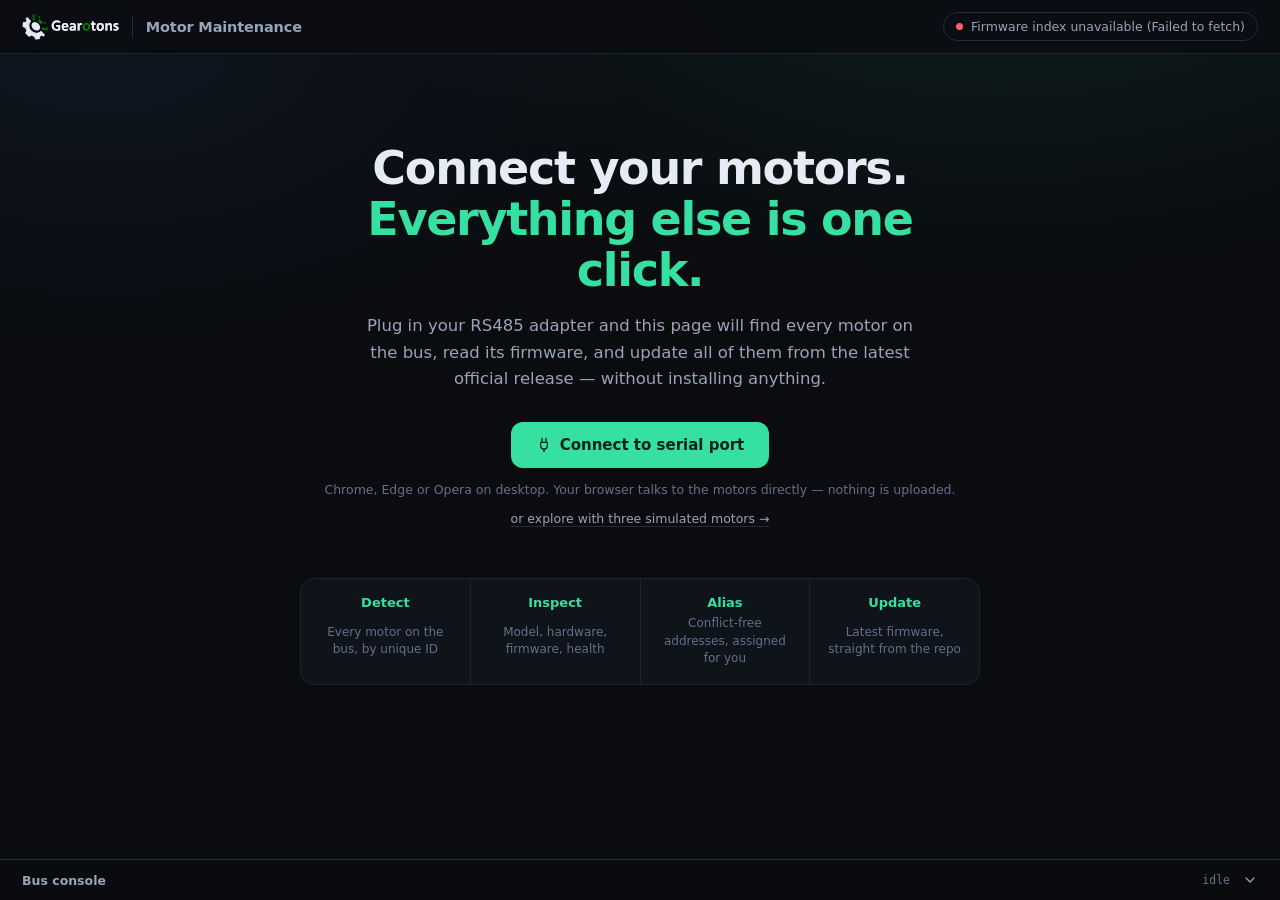
<file: index.html>
<!doctype html>
<html lang="en" data-theme="dark">
<head>
<meta charset="utf-8">
<meta name="viewport" content="width=device-width, initial-scale=1">
<title>Gearotons · Motor Maintenance</title>
<meta name="description" content="Detect, inspect, alias, test and update Gearotons servomotors directly from Chrome.">
<link rel="stylesheet" href="styles.css">
</head>
<body>

<header class="topbar">
  <div class="brand">
    <img class="logo" src="assets/gearotons_logo_dark.svg" alt="Gearotons" width="294" height="79">
    <span class="brand-rule" aria-hidden="true"></span>
    <div class="brand-name">Motor Maintenance</div>
  </div>

  <div class="topbar-right">
    <div class="pill pill-quiet" id="fwIndexPill" title="Firmware releases pulled from the GitHub repository">
      <span class="dot dot-idle"></span><span id="fwIndexText">Loading firmware index…</span>
    </div>
    <div class="pill" id="portPill" hidden>
      <span class="dot dot-live"></span><span id="portText">Connected</span>
    </div>
    <button class="btn btn-ghost" id="disconnectBtn" hidden>Disconnect</button>
  </div>
</header>

<!-- ─────────────────────────────── welcome ─────────────────────────────── -->
<main id="welcome" class="welcome">
  <div class="welcome-inner">
    <h1>Connect your motors.<br><span class="accent">Everything else is one click.</span></h1>
    <p class="lede">
      Plug in your RS485 adapter and this page will find every motor on the bus, read its
      firmware, and update all of them from the latest official release — without installing anything.
    </p>
    <button class="btn btn-primary btn-lg" id="connectBtn">
      <svg viewBox="0 0 24 24" class="ico"><path d="M9 2v6M15 2v6M7 8h10v5a5 5 0 0 1-10 0z"/><path d="M12 18v4"/></svg>
      Connect to serial port
    </button>
    <p class="hint" id="connectHint">Chrome, Edge or Opera on desktop. Your browser talks to the motors directly — nothing is uploaded.</p>
    <div id="connectError" class="banner banner-err welcome-error" hidden></div>
    <p class="hint"><button class="linkbtn" id="demoBtn">or explore with three simulated motors →</button></p>

    <ul class="feature-row">
      <li><b>Detect</b><span>Every motor on the bus, by unique ID</span></li>
      <li><b>Inspect</b><span>Model, hardware, firmware, health</span></li>
      <li><b>Alias</b><span>Conflict-free addresses, assigned for you</span></li>
      <li><b>Update</b><span>Latest firmware, straight from the repo</span></li>
    </ul>
  </div>
</main>

<!-- ──────────────────────────────── console ────────────────────────────── -->
<main id="workspace" class="workspace" hidden>

  <section class="actionbar">
    <div class="actionbar-left">
      <button class="btn btn-primary" id="scanBtn">
        <svg viewBox="0 0 24 24" class="ico"><path d="M3 12a9 9 0 1 0 3-6.7"/><path d="M3 4v5h5"/></svg>
        Scan bus
      </button>
      <button class="btn" id="fixAliasBtn">Reassign aliases</button>
      <button class="btn" id="rescanInfoBtn" title="Read fresh values from every motor">
        <svg viewBox="0 0 24 24" class="ico"><path d="M21 12a9 9 0 1 1-3-6.7"/><path d="M21 4v5h-5"/></svg>
        Refresh values
      </button>
    </div>
    <div class="actionbar-right">
      <div class="segmented" id="viewToggle" role="group" aria-label="View mode">
        <button data-view="cards" class="seg" aria-pressed="true" title="Card view">
          <svg viewBox="0 0 24 24" class="ico"><rect x="3" y="3" width="7.5" height="7.5" rx="1.5"/><rect x="13.5" y="3" width="7.5" height="7.5" rx="1.5"/><rect x="3" y="13.5" width="7.5" height="7.5" rx="1.5"/><rect x="13.5" y="13.5" width="7.5" height="7.5" rx="1.5"/></svg>
          Cards
        </button>
        <button data-view="table" class="seg" aria-pressed="false" title="Table view">
          <svg viewBox="0 0 24 24" class="ico"><path d="M3 6h18M3 12h18M3 18h18"/></svg>
          Table
        </button>
      </div>
    </div>
  </section>

  <section id="summary" class="summary" hidden></section>
  <section id="broadcast" class="bcast fx" hidden></section>

  <section id="progress" class="progress" hidden>
    <div class="progress-head"><span id="progressLabel"></span><span id="progressCount" class="mono"></span></div>
    <div class="progress-track"><div class="progress-bar" id="progressBar"></div></div>
  </section>

  <section id="banner" class="banner" hidden></section>

  <section id="grid" class="grid"></section>
  <section id="tableWrap" class="table-wrap" hidden></section>

  <section id="emptyState" class="empty" hidden>
    <div class="empty-art">⟳</div>
    <h2>No motors found on this adapter</h2>
    <p id="emptyHint">Check that the bus is powered and the adapter is wired A↔A / B↔B, then scan again.</p>
    <div class="empty-actions">
      <button class="btn btn-primary" id="scanBtn2">Scan again</button>
      <button class="btn" id="switchPortBtn" hidden>Try a different adapter</button>
    </div>
  </section>
</main>

<!-- ──────────────────────────────── console ────────────────────────────── -->
<aside class="console" id="console" data-open="false">
  <button class="console-toggle" id="consoleToggle">
    <span class="console-title">Bus console</span>
    <span class="console-meta mono" id="consoleMeta">idle</span>
    <svg viewBox="0 0 24 24" class="ico chev"><path d="M6 9l6 6 6-6"/></svg>
  </button>
  <div class="console-body">
    <div class="console-filters">
      <label class="check"><input type="checkbox" id="showRaw"><span>Show raw bytes</span></label>
      <button class="btn btn-ghost btn-sm" id="clearLog">Clear</button>
    </div>
    <div class="console-lines mono" id="consoleLines"></div>
  </div>
</aside>

<!-- ──────────────────────────────── dialogs ────────────────────────────── -->
<dialog id="aliasDialog" class="dlg">
  <form method="dialog">
    <h3>Set alias</h3>
    <p class="dlg-sub" id="aliasDialogSub"></p>
    <input type="number" id="aliasInput" min="1" max="251" class="input mono">
    <p class="hint">1–251. Use 255 to clear the alias (the motor stays reachable by unique ID).</p>
    <menu>
      <button class="btn btn-ghost" value="cancel">Cancel</button>
      <button class="btn btn-primary" value="ok" id="aliasOk">Set alias</button>
    </menu>
  </form>
</dialog>

<dialog id="confirmDialog" class="dlg">
  <form method="dialog">
    <h3 id="confirmTitle"></h3>
    <div class="dlg-sub" id="confirmBody"></div>
    <menu>
      <button class="btn btn-ghost" value="cancel">Cancel</button>
      <button class="btn btn-accent" value="ok" id="confirmOk">Continue</button>
    </menu>
  </form>
</dialog>

<dialog id="aliasSchemeDialog" class="dlg dlg-wide">
  <form method="dialog">
    <h3>Reassign aliases</h3>
    <p class="dlg-sub" id="schemeSub"></p>
    <div class="fw-list" id="schemeList"></div>
    <label class="fw-group" id="schemeStartWrap">
      <span>Start from</span>
      <input type="text" id="schemeStart" class="input mono" autocomplete="off">
    </label>
    <p class="hint" id="schemePreview"></p>
    <menu>
      <button class="btn btn-ghost" value="cancel">Cancel</button>
      <button class="btn btn-primary" value="ok" id="schemeOk">Review plan</button>
    </menu>
  </form>
</dialog>

<dialog id="fwDialog" class="dlg dlg-wide">
  <form method="dialog">
    <h3 id="fwTitle">Choose firmware</h3>
    <p class="dlg-sub" id="fwSub"></p>
    <label class="fw-group" id="fwGroupWrap" hidden>
      <span>Motor type</span>
      <select id="fwGroup" class="input"></select>
    </label>
    <div class="fw-list" id="fwList"></div>
    <p class="hint" id="fwHint"></p>
    <menu>
      <button class="btn btn-ghost" value="cancel">Cancel</button>
      <button class="btn btn-primary" value="ok" id="fwOk">Flash</button>
    </menu>
  </form>
</dialog>

<script type="module" src="js/app.js"></script>
</body>
</html>
</file>
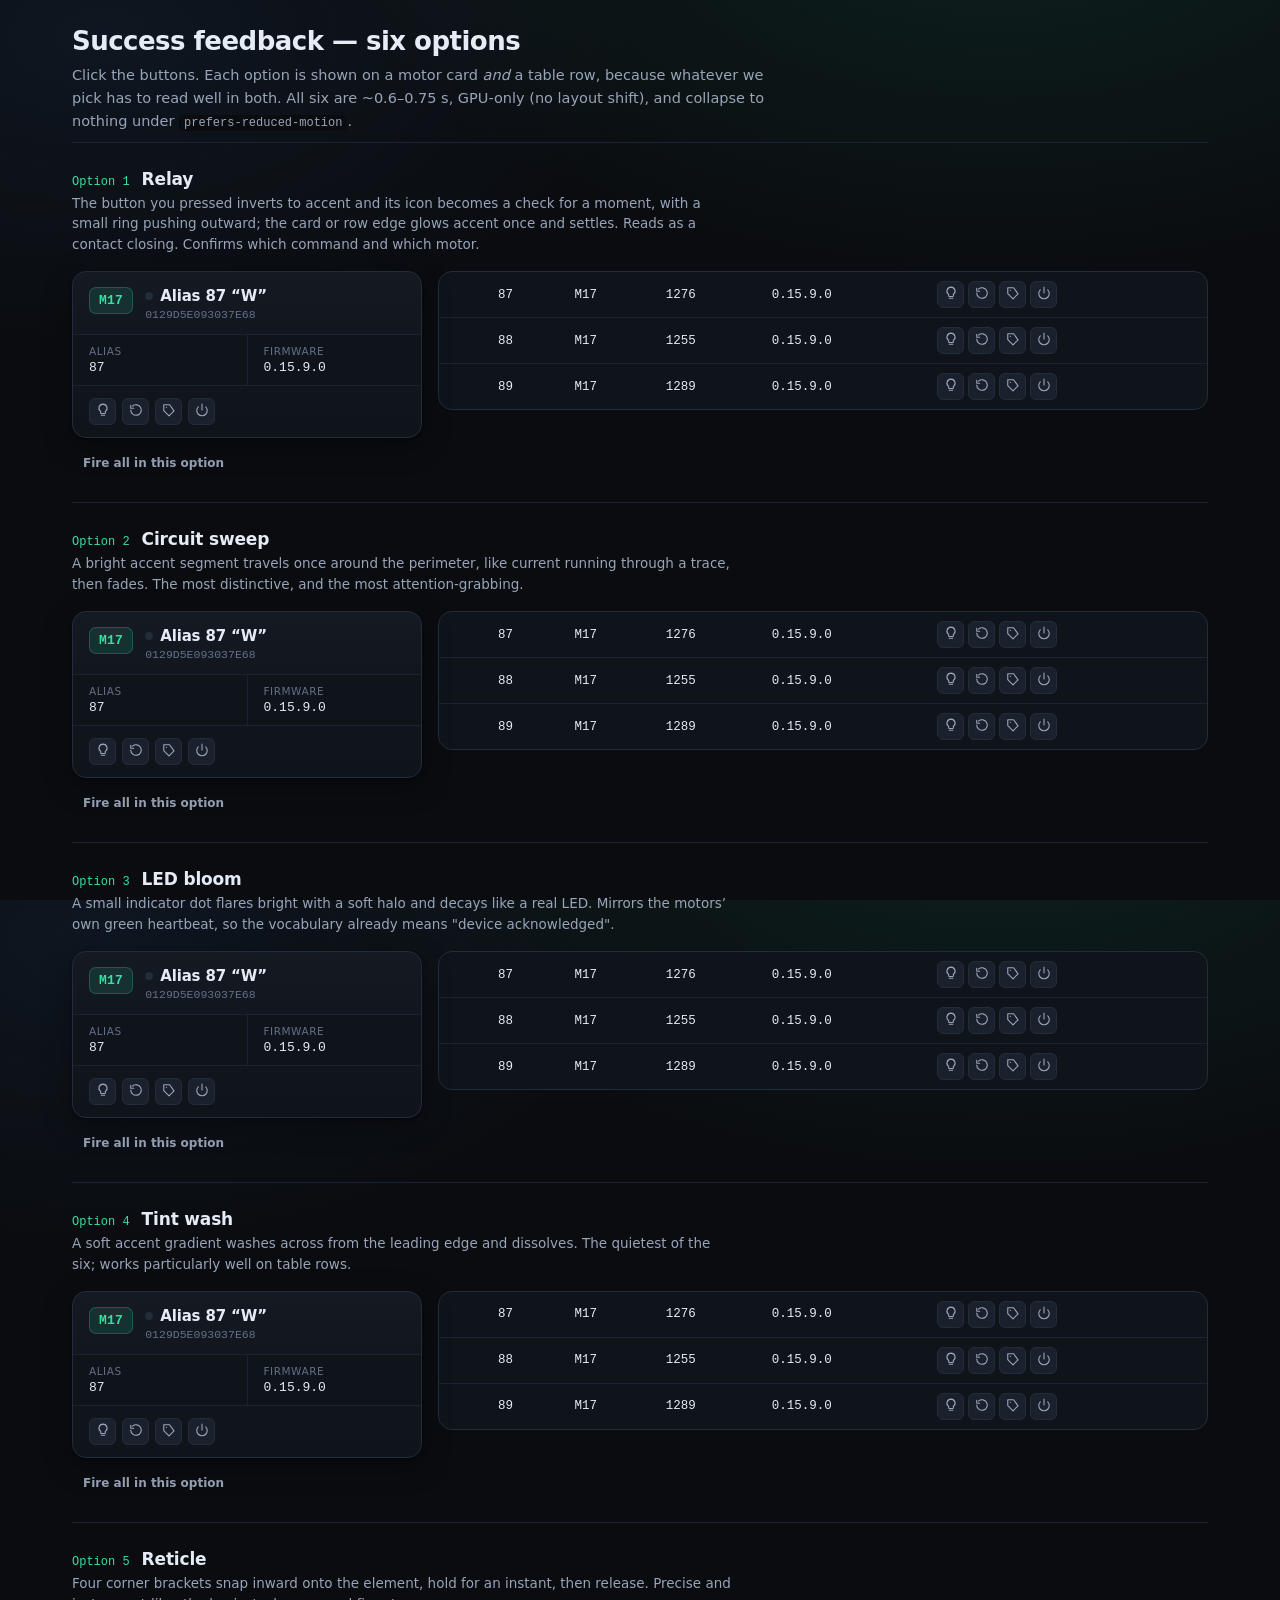
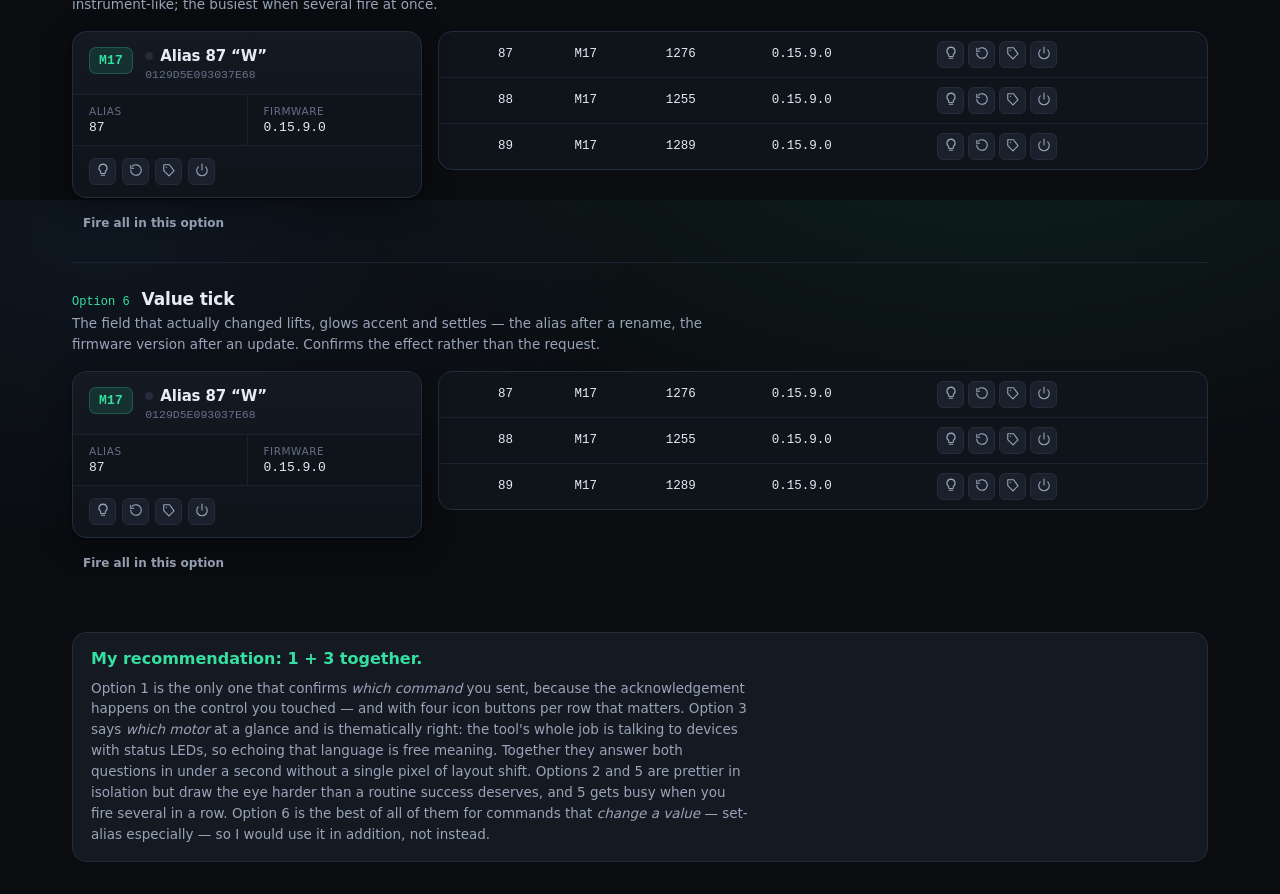
<file: docs/preview-feedback.html>
<!doctype html>
<html lang="en" data-theme="dark">
<head>
<meta charset="utf-8">
<meta name="viewport" content="width=device-width, initial-scale=1">
<title>Success feedback — options</title>
<link rel="stylesheet" href="styles.css">
<style>
  body { padding-bottom: 80px; }
  .wrap { max-width: 1180px; margin: 0 auto; padding: 26px 22px; }
  h1 { font-size: 26px; letter-spacing: -.02em; margin: 0 0 8px; font-weight: 640; }
  .sub { color: var(--text-2); font-size: 14.5px; margin: 0 0 8px; max-width: 720px; line-height: 1.6; }
  .opt { border-top: 1px solid var(--line-soft); padding: 26px 0; }
  .opt-head { display: flex; align-items: baseline; gap: 12px; flex-wrap: wrap; margin-bottom: 4px; }
  .opt-n { font-family: var(--mono); font-size: 12px; color: var(--accent); }
  .opt-t { font-size: 17px; font-weight: 620; letter-spacing: -.01em; }
  .opt-d { color: var(--text-2); font-size: 13.5px; line-height: 1.55; max-width: 660px; margin: 0 0 16px; }
  .demo { display: grid; grid-template-columns: 350px 1fr; gap: 16px; align-items: start; }
  @media (max-width: 860px) { .demo { grid-template-columns: 1fr; } }
  .mini { position: relative; }
  .rowdemo { border: 1px solid var(--line); border-radius: var(--radius); overflow: hidden; background: var(--bg-2); }
  .rowdemo table { width: 100%; border-collapse: collapse; font-size: 12.5px; }
  .rowdemo td { padding: 9px 12px; border-bottom: 1px solid var(--line-soft); font-family: var(--mono); }
  .rowdemo tr:last-child td { border-bottom: 0; }
  .rowdemo tr { position: relative; }
  .fire { margin-top: 12px; display: flex; gap: 8px; flex-wrap: wrap; }
  .verdict { background: var(--surface); border: 1px solid var(--line); border-radius: var(--radius); padding: 16px 18px; margin-top: 30px; }
  .verdict b { color: var(--accent); }
  code { font-family: var(--mono); font-size: 12px; background: var(--bg); padding: 1px 5px; border-radius: 4px; color: var(--text-2); }

  /* ───────── shared ───────── */
  @property --fx-angle { syntax: '<angle>'; inherits: false; initial-value: 0deg; }
  .fx-host { position: relative; }

  /* 1. RELAY — button confirms itself, then a soft edge glow says which motor */
  .icon-btn.fx-relay-on { background: var(--accent); color: #06231a; border-color: transparent; }
  .icon-btn .chk { display: none; }
  .icon-btn.fx-relay-on .chk { display: block; }
  .icon-btn.fx-relay-on .base { display: none; }
  .fx-relay-ring::after {
    content: ''; position: absolute; inset: 0; border-radius: inherit; pointer-events: none;
    box-shadow: 0 0 0 0 rgba(53,224,161,.55); animation: relayRing .55s ease-out forwards;
  }
  @keyframes relayRing { to { box-shadow: 0 0 0 9px rgba(53,224,161,0); } }
  .fx-edge {
    animation: edgeGlow .6s ease-out;
  }
  @keyframes edgeGlow {
    0% { border-color: var(--accent); box-shadow: var(--shadow), 0 0 0 1px rgba(53,224,161,.5); }
    100% { border-color: var(--line); box-shadow: var(--shadow), 0 0 0 1px rgba(53,224,161,0); }
  }

  /* 2. CIRCUIT SWEEP — accent travels once around the perimeter */
  .fx-sweep::after {
    content: ''; position: absolute; inset: -1px; border-radius: inherit; padding: 1.5px;
    background: conic-gradient(from var(--fx-angle), transparent 0 72%, rgba(53,224,161,.15) 80%, var(--accent) 92%, transparent 96%);
    -webkit-mask: linear-gradient(#000 0 0) content-box, linear-gradient(#000 0 0);
    -webkit-mask-composite: xor; mask: linear-gradient(#000 0 0) content-box, linear-gradient(#000 0 0);
    mask-composite: exclude; pointer-events: none;
    animation: sweepGo .75s linear forwards;
  }
  @keyframes sweepGo { from { --fx-angle: 0deg; opacity: 1 } 85% { opacity: 1 } to { --fx-angle: 360deg; opacity: 0 } }

  /* 3. LED BLOOM — mirrors the motor's own indicator */
  .led { width: 8px; height: 8px; border-radius: 50%; background: var(--line); flex: none; transition: none; }
  .led.fx-bloom { animation: bloom .75s cubic-bezier(.2,.8,.2,1); }
  @keyframes bloom {
    0%   { background: #baffe4; box-shadow: 0 0 0 0 rgba(53,224,161,.9), 0 0 14px 5px rgba(53,224,161,.75); }
    45%  { background: var(--accent); box-shadow: 0 0 0 4px rgba(53,224,161,.18), 0 0 10px 2px rgba(53,224,161,.35); }
    100% { background: var(--line); box-shadow: 0 0 0 0 rgba(53,224,161,0), 0 0 0 0 rgba(53,224,161,0); }
  }

  /* 4. TINT WASH — accent washes across and decays */
  .fx-wash::before {
    content: ''; position: absolute; inset: 0; border-radius: inherit; pointer-events: none;
    background: linear-gradient(90deg, rgba(53,224,161,.22), rgba(53,224,161,.06) 45%, transparent 75%);
    animation: wash .65s ease-out forwards;
  }
  @keyframes wash { from { opacity: 1; transform: translateX(-6%) } to { opacity: 0; transform: translateX(0) } }

  /* 5. RETICLE — corner brackets snap in, then release */
  .fx-reticle .cnr {
    position: absolute; width: 13px; height: 13px; border: 1.5px solid var(--accent); pointer-events: none;
    animation: reticle .6s cubic-bezier(.2,.8,.2,1) forwards;
  }
  .fx-reticle .c1 { top: -1px; left: -1px; border-right: 0; border-bottom: 0; border-radius: 4px 0 0 0; }
  .fx-reticle .c2 { top: -1px; right: -1px; border-left: 0; border-bottom: 0; border-radius: 0 4px 0 0; }
  .fx-reticle .c3 { bottom: -1px; left: -1px; border-right: 0; border-top: 0; border-radius: 0 0 0 4px; }
  .fx-reticle .c4 { bottom: -1px; right: -1px; border-left: 0; border-top: 0; border-radius: 0 0 4px 0; }
  @keyframes reticle { 0% { opacity: 0; margin: 7px } 40% { opacity: 1; margin: 0 } 100% { opacity: 0; margin: 0 } }

  /* 6. VALUE TICK — the field that changed confirms itself */
  .fx-tick { animation: tick .7s cubic-bezier(.2,.8,.2,1); display: inline-block; }
  @keyframes tick {
    0%  { color: var(--accent); transform: translateY(-2px) scale(1.06); text-shadow: 0 0 12px rgba(53,224,161,.6); }
    60% { color: var(--accent); text-shadow: 0 0 4px rgba(53,224,161,.25); }
    100%{ color: var(--text); transform: none; text-shadow: none; }
  }

  @media (prefers-reduced-motion: reduce) {
    .fx-sweep::after, .fx-wash::before, .fx-reticle .cnr, .led.fx-bloom, .fx-tick, .fx-edge, .fx-relay-ring::after { animation-duration: .01ms !important; }
  }
</style>
</head>
<body>
<div class="wrap">
  <h1>Success feedback — six options</h1>
  <p class="sub">Click the buttons. Each option is shown on a motor card <em>and</em> a table row, because whatever we pick has to read well in both. All six are ~0.6–0.75 s, GPU-only (no layout shift), and collapse to nothing under <code>prefers-reduced-motion</code>.</p>

  <div id="opts"></div>

  <div class="verdict">
    <p style="margin:0 0 10px"><b>My recommendation: 1 + 3 together.</b></p>
    <p class="opt-d" style="margin:0">Option 1 is the only one that confirms <em>which command</em> you sent, because the acknowledgement happens on the control you touched — and with four icon buttons per row that matters. Option 3 says <em>which motor</em> at a glance and is thematically right: the tool's whole job is talking to devices with status LEDs, so echoing that language is free meaning. Together they answer both questions in under a second without a single pixel of layout shift. Options 2 and 5 are prettier in isolation but draw the eye harder than a routine success deserves, and 5 gets busy when you fire several in a row. Option 6 is the best of all of them for commands that <em>change a value</em> — set-alias especially — so I would use it in addition, not instead.</p>
  </div>
</div>

<script type="module">
const OPTIONS = [
  { n: 1, t: 'Relay',        d: 'The button you pressed inverts to accent and its icon becomes a check for a moment, with a small ring pushing outward; the card or row edge glows accent once and settles. Reads as a contact closing. Confirms which command and which motor.' },
  { n: 2, t: 'Circuit sweep', d: 'A bright accent segment travels once around the perimeter, like current running through a trace, then fades. The most distinctive, and the most attention-grabbing.' },
  { n: 3, t: 'LED bloom',    d: 'A small indicator dot flares bright with a soft halo and decays like a real LED. Mirrors the motors’ own green heartbeat, so the vocabulary already means "device acknowledged".' },
  { n: 4, t: 'Tint wash',    d: 'A soft accent gradient washes across from the leading edge and dissolves. The quietest of the six; works particularly well on table rows.' },
  { n: 5, t: 'Reticle',      d: 'Four corner brackets snap inward onto the element, hold for an instant, then release. Precise and instrument-like; the busiest when several fire at once.' },
  { n: 6, t: 'Value tick',   d: 'The field that actually changed lifts, glows accent and settles — the alias after a rename, the firmware version after an update. Confirms the effect rather than the request.' },
];

const ICONS = {
  identify: 'M12 2a7 7 0 0 0-4 12.7V17a1 1 0 0 0 1 1h6a1 1 0 0 0 1-1v-2.3A7 7 0 0 0 12 2zM9 21h6',
  alive: 'M3 12a9 9 0 1 0 3-6.7M3 4v5h5',
  alias: 'M20.6 13.4 12 22l-9-9V3h10zM7.5 7.5h.01',
  reset: 'M12 2v10M18.4 6.6a9 9 0 1 1-12.8 0',
  check: 'M4 12.5 9 17.5 20 6.5',
};

const svg = (d) => `<svg viewBox="0 0 24 24" class="ico" fill="none" stroke="currentColor" stroke-width="1.9" stroke-linecap="round" stroke-linejoin="round"><path d="${d}"/></svg>`;
const btn = (name) => `<button class="icon-btn" data-cmd="${name}">
  <span class="base">${svg(ICONS[name])}</span><span class="chk">${svg(ICONS.check)}</span></button>`;

const card = (opt) => `
  <div class="card fx-host" data-el="card">
    <div class="card-head">
      <div class="model-badge">M17</div>
      <div class="card-titles">
        <div class="card-alias"><span class="led" data-led></span><span>Alias 87 “W”</span></div>
        <div class="card-uid">0129D5E093037E68</div>
      </div>
    </div>
    <div class="facts">
      <div class="fact"><div class="fact-k">Alias</div><div class="fact-v"><span data-field>87</span></div></div>
      <div class="fact"><div class="fact-k">Firmware</div><div class="fact-v">0.15.9.0</div></div>
    </div>
    <div class="card-actions" style="gap:6px">
      ${btn('identify')}${btn('alive')}${btn('alias')}${btn('reset')}
    </div>
  </div>`;

const rows = () => `
  <div class="rowdemo"><table><tbody>
    ${[['87','1276','0.15.9.0'],['88','1255','0.15.9.0'],['89','1289','0.15.9.0']].map(([a,s,f],i) => `
      <tr class="fx-host" data-el="row">
        <td><span class="led" data-led></span></td>
        <td><span data-field>${a}</span></td><td>M17</td><td>${s}</td><td>${f}</td>
        <td><div class="td-actions">${btn('identify')}${btn('alive')}${btn('alias')}${btn('reset')}</div></td>
      </tr>`).join('')}
  </tbody></table></div>`;

const host = document.getElementById('opts');
for (const o of OPTIONS) {
  const sec = document.createElement('div');
  sec.className = 'opt';
  sec.dataset.opt = o.n;
  sec.innerHTML = `
    <div class="opt-head"><span class="opt-n">Option ${o.n}</span><span class="opt-t">${o.t}</span></div>
    <p class="opt-d">${o.d}</p>
    <div class="demo"><div class="mini">${card(o)}</div>${rows()}</div>
    <div class="fire"><button class="btn btn-ghost btn-sm" data-fireall>Fire all in this option</button></div>`;
  host.appendChild(sec);
}

/** Apply option `n`'s effect to the element that owns `button`. */
function play(n, button) {
  const host = button.closest('[data-el]');
  const isRow = host.dataset.el === 'row';
  const led = host.querySelector('[data-led]');
  const field = host.querySelector('[data-field]');
  const restart = (el, cls) => { el.classList.remove(cls); void el.offsetWidth; el.classList.add(cls); };
  const clear = (el, cls, ms) => setTimeout(() => el.classList.remove(cls), ms);

  if (n === 1) {
    button.classList.add('fx-relay-on', 'fx-relay-ring');
    setTimeout(() => button.classList.remove('fx-relay-on', 'fx-relay-ring'), 620);
    restart(host, 'fx-edge'); clear(host, 'fx-edge', 700);
  } else if (n === 2) {
    restart(host, 'fx-sweep'); clear(host, 'fx-sweep', 820);
  } else if (n === 3) {
    restart(led, 'fx-bloom'); clear(led, 'fx-bloom', 820);
  } else if (n === 4) {
    restart(host, 'fx-wash'); clear(host, 'fx-wash', 720);
  } else if (n === 5) {
    host.querySelectorAll('.cnr').forEach((c) => c.remove());
    host.classList.add('fx-reticle');
    for (const c of ['c1', 'c2', 'c3', 'c4']) {
      const d = document.createElement('i');
      d.className = `cnr ${c}`;
      host.appendChild(d);
    }
    setTimeout(() => { host.classList.remove('fx-reticle'); host.querySelectorAll('.cnr').forEach((c) => c.remove()); }, 680);
  } else if (n === 6) {
    // Pretend the command changed the alias, so there is something to tick.
    const next = String(Number(field.textContent) + 1);
    field.textContent = next;
    if (isRow || true) {
      const alias = host.querySelector('.card-alias span:last-child');
      if (alias) alias.textContent = `Alias ${next} “${String.fromCharCode(Number(next))}”`;
    }
    restart(field, 'fx-tick'); clear(field, 'fx-tick', 800);
  }
}

host.addEventListener('click', (e) => {
  const b = e.target.closest('.icon-btn');
  const all = e.target.closest('[data-fireall]');
  const sec = e.target.closest('[data-opt]');
  if (!sec) return;
  const n = Number(sec.dataset.opt);
  if (b) play(n, b);
  if (all) {
    const btns = [...sec.querySelectorAll('.icon-btn')];
    btns.forEach((x, i) => setTimeout(() => play(n, x), i * 90));
  }
});
</script>
</body>
</html>
</file>
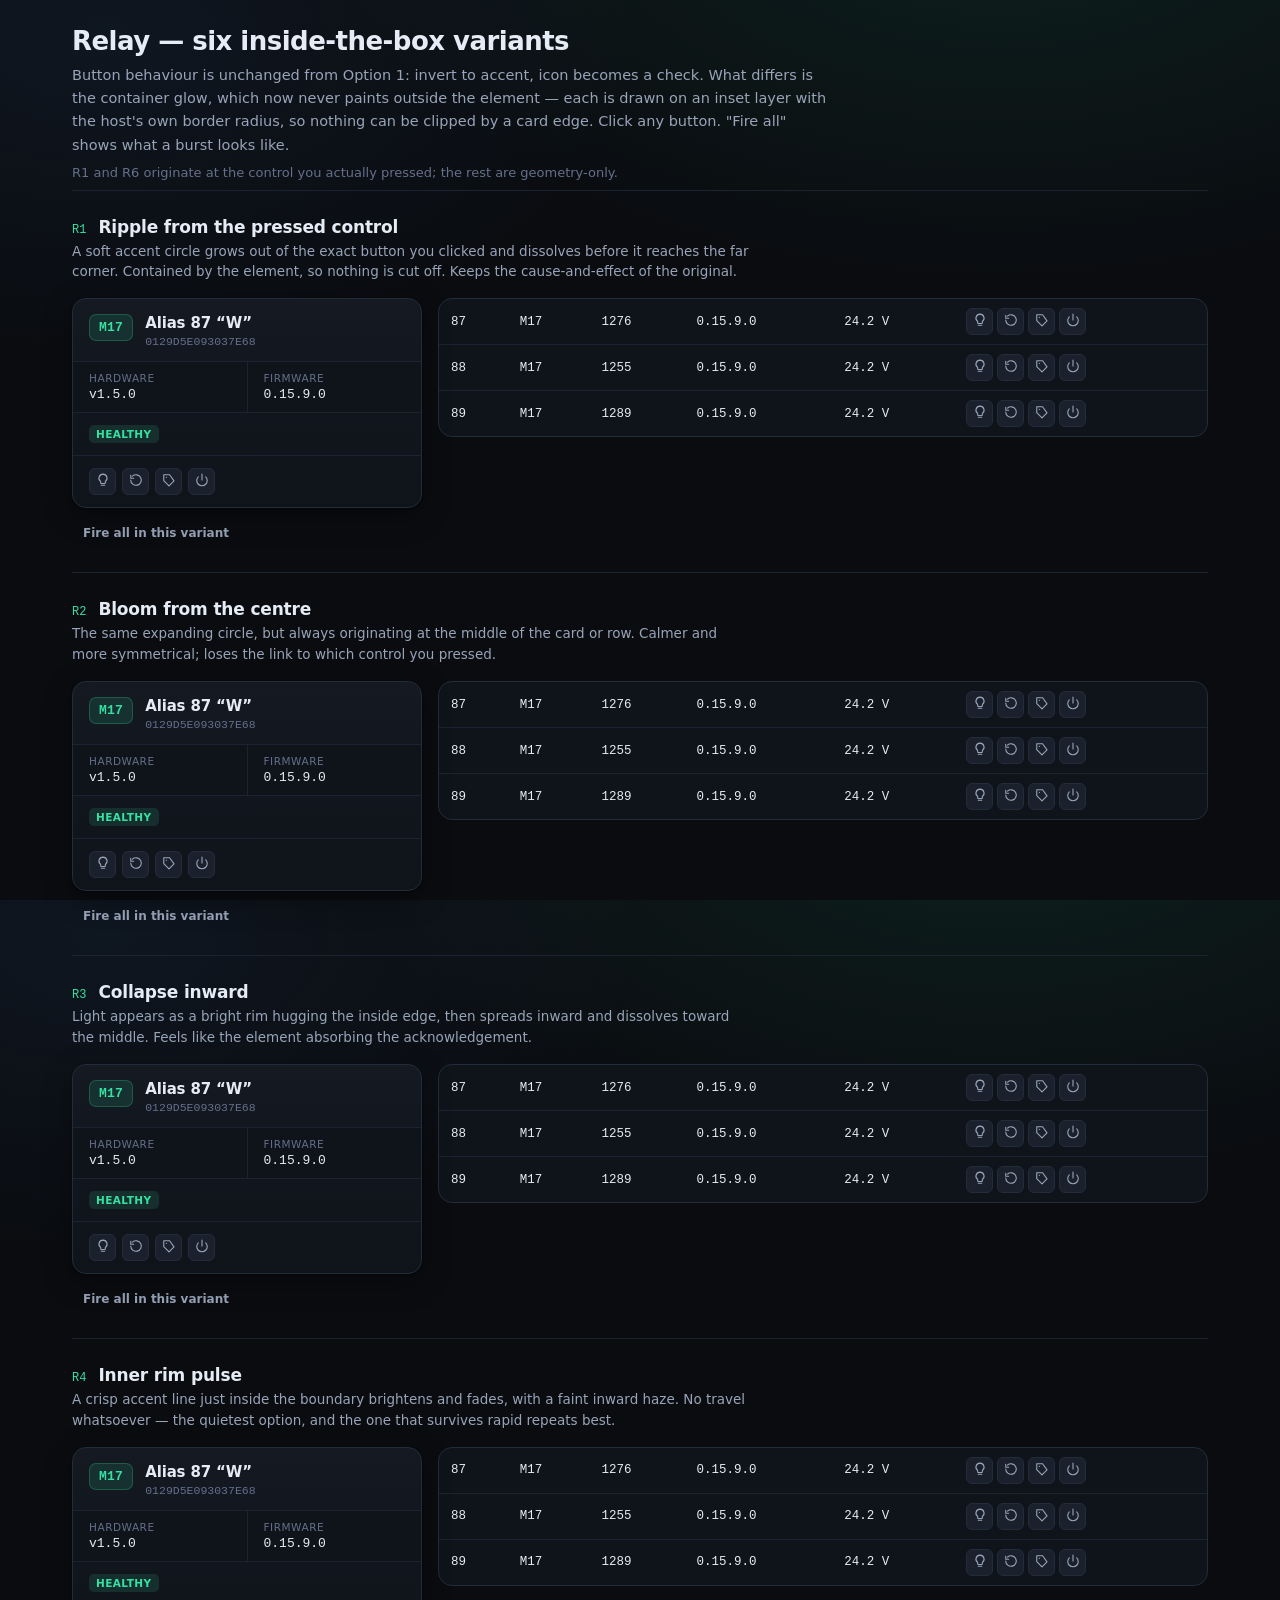
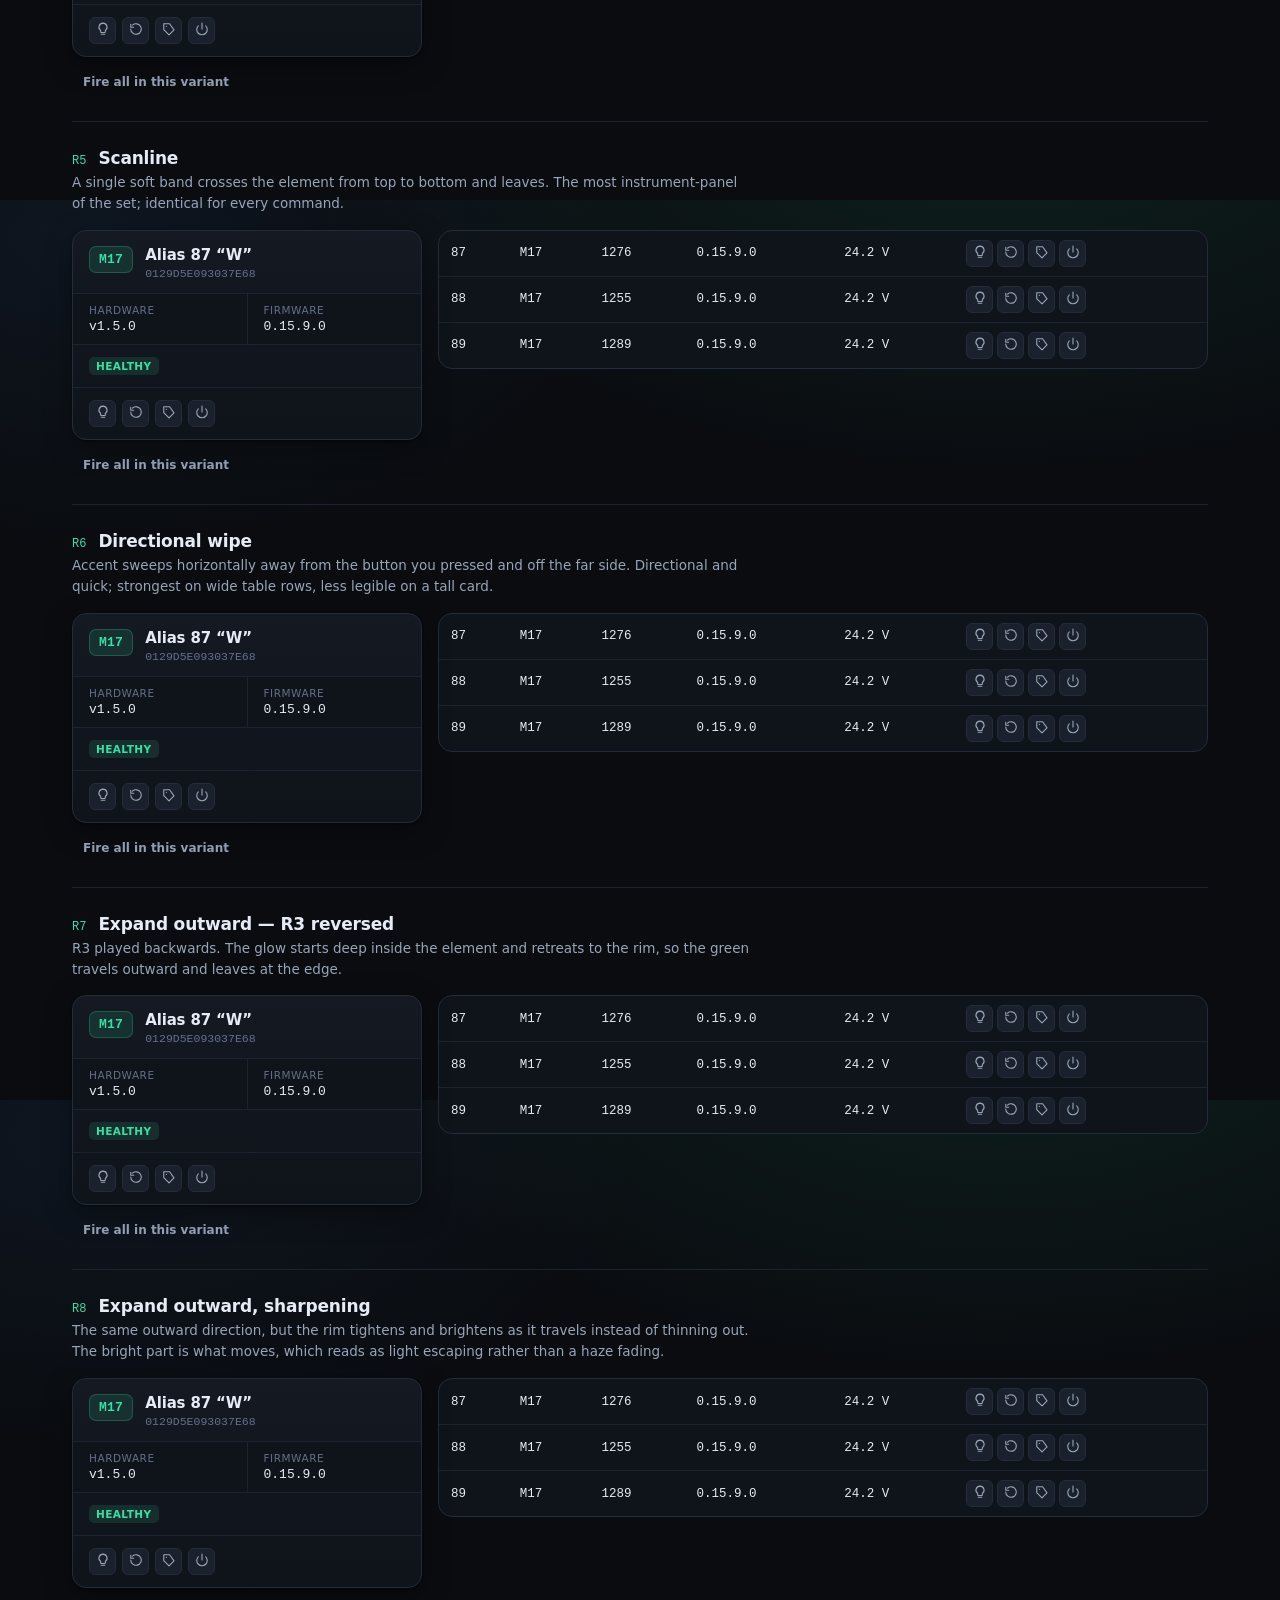
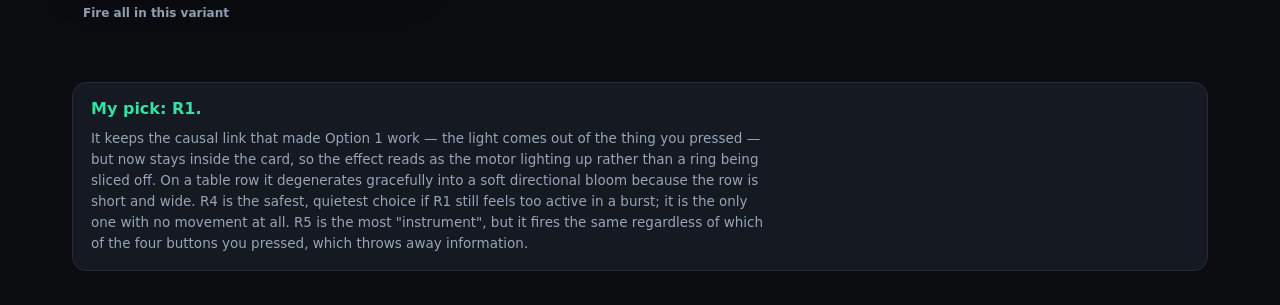
<file: docs/preview-relay.html>
<!doctype html>
<html lang="en" data-theme="dark">
<head>
<meta charset="utf-8">
<meta name="viewport" content="width=device-width, initial-scale=1">
<title>Relay — inside-the-box variants</title>
<link rel="stylesheet" href="styles.css">
<style>
  body { padding-bottom: 80px; }
  .wrap { max-width: 1180px; margin: 0 auto; padding: 26px 22px; }
  h1 { font-size: 26px; letter-spacing: -.02em; margin: 0 0 8px; font-weight: 640; }
  .sub { color: var(--text-2); font-size: 14.5px; margin: 0 0 6px; max-width: 760px; line-height: 1.6; }
  .opt { border-top: 1px solid var(--line-soft); padding: 26px 0; }
  .opt-head { display: flex; align-items: baseline; gap: 12px; flex-wrap: wrap; margin-bottom: 4px; }
  .opt-n { font-family: var(--mono); font-size: 12px; color: var(--accent); }
  .opt-t { font-size: 17px; font-weight: 620; letter-spacing: -.01em; }
  .opt-d { color: var(--text-2); font-size: 13.5px; line-height: 1.55; max-width: 680px; margin: 0 0 16px; }
  .demo { display: grid; grid-template-columns: 350px 1fr; gap: 16px; align-items: start; }
  @media (max-width: 860px) { .demo { grid-template-columns: 1fr; } }
  .rowdemo { border: 1px solid var(--line); border-radius: var(--radius); overflow: hidden; background: var(--bg-2); }
  .rowdemo table { width: 100%; border-collapse: separate; border-spacing: 0; font-size: 12.5px; }
  .rowdemo td { padding: 9px 12px; border-bottom: 1px solid var(--line-soft); font-family: var(--mono); position: relative; z-index: 1; }
  .rowdemo tr:last-child td { border-bottom: 0; }
  .rowdemo tr { position: relative; isolation: isolate; }
  .fire { margin-top: 12px; display: flex; gap: 8px; flex-wrap: wrap; }
  .verdict { background: var(--surface); border: 1px solid var(--line); border-radius: var(--radius); padding: 16px 18px; margin-top: 30px; }
  .verdict b { color: var(--accent); }
  code { font-family: var(--mono); font-size: 12px; background: var(--bg); padding: 1px 5px; border-radius: 4px; color: var(--text-2); }

  /* The button acknowledgement now lives in styles.css so the app and this
     page cannot drift apart. It stays accent-filled even while hovered. */

  /* Every effect below is drawn on an ::before that is inset:0 with the host's
     own border-radius, so it can never paint outside the element. */
  .fx { position: relative; isolation: isolate; }
  .fx::before {
    content: ''; position: absolute; inset: 0; border-radius: inherit;
    pointer-events: none; z-index: 0;
  }
  .card.fx::before { border-radius: var(--radius); }

  /* R1 — ripple outward from the pressed control, clipped to the element */
  .fx-r1::before {
    background: radial-gradient(circle at var(--fx-x) var(--fx-y),
      rgba(53,224,161,.42), rgba(53,224,161,.16) 38%, rgba(53,224,161,0) 68%);
    clip-path: circle(0% at var(--fx-x) var(--fx-y));
    animation: r1 .62s cubic-bezier(.25,.7,.3,1) forwards;
  }
  @keyframes r1 {
    from { clip-path: circle(0% at var(--fx-x) var(--fx-y)); opacity: 1; }
    to   { clip-path: circle(95% at var(--fx-x) var(--fx-y)); opacity: 0; }
  }

  /* R2 — bloom from the centre outward */
  .fx-r2::before {
    background: radial-gradient(circle at 50% 50%,
      rgba(53,224,161,.38), rgba(53,224,161,.14) 40%, rgba(53,224,161,0) 70%);
    clip-path: circle(0% at 50% 50%);
    animation: r2 .6s cubic-bezier(.25,.7,.3,1) forwards;
  }
  @keyframes r2 {
    from { clip-path: circle(0% at 50% 50%); opacity: 1; }
    to   { clip-path: circle(85% at 50% 50%); opacity: 0; }
  }

  /* R3 — collapse inward: a bright rim spreads in from the edge and dissolves.
     An inset box-shadow whose blur/spread grows inward reads more clearly here
     than any clip-path trick. */
  .fx-r3::before {
    box-shadow: inset 0 0 0 0 rgba(53,224,161,.55);
    animation: r3b .6s ease-out forwards;
  }
  @keyframes r3b {
    0%   { box-shadow: inset 0 0 1px 0 rgba(53,224,161,.7); opacity: 1; }
    100% { box-shadow: inset 0 0 26px 22px rgba(53,224,161,.0); opacity: 0; }
  }

  /* R4 — inner rim pulse, no travel at all */
  .fx-r4::before {
    box-shadow: inset 0 0 0 1.5px rgba(53,224,161,.9), inset 0 0 16px 0 rgba(53,224,161,.30);
    animation: r4 .62s ease-out forwards;
  }
  @keyframes r4 { from { opacity: 1 } to { opacity: 0 } }

  /* R5 — scanline: a thin band crosses the element once */
  .fx-r5::before {
    background: linear-gradient(180deg,
      rgba(53,224,161,0) 0%, rgba(53,224,161,.05) 34%, rgba(53,224,161,.45) 50%,
      rgba(53,224,161,.05) 66%, rgba(53,224,161,0) 100%);
    background-size: 100% 46%;
    background-repeat: no-repeat;
    animation: r5 .7s cubic-bezier(.4,0,.5,1) forwards;
  }
  @keyframes r5 {
    from { background-position: 0 -46%; opacity: 1 }
    80%  { opacity: 1 }
    to   { background-position: 0 120%; opacity: 0 }
  }

  /* R7 — R3 played backwards: the glow starts deep inside and retreats to the
     rim, so the green travels outward. */
  .fx-r7::before {
    animation: r7 .6s ease-out forwards;
  }
  @keyframes r7 {
    0%   { box-shadow: inset 0 0 26px 22px rgba(53,224,161,.50); opacity: 1; }
    100% { box-shadow: inset 0 0 1px 0 rgba(53,224,161,.70); opacity: 0; }
  }

  /* R8 — same outward direction, but the rim sharpens and brightens as it goes,
     so the bright part is what travels rather than a haze thinning out. */
  .fx-r8::before {
    animation: r8 .62s cubic-bezier(.3,.6,.3,1) forwards;
  }
  @keyframes r8 {
    0%   { box-shadow: inset 0 0 34px 26px rgba(53,224,161,.26); opacity: 1; }
    55%  { box-shadow: inset 0 0 14px 6px rgba(53,224,161,.50); opacity: 1; }
    100% { box-shadow: inset 0 0 3px 0 rgba(53,224,161,.95); opacity: 0; }
  }

  /* R6 — directional wipe travelling away from the pressed control */
  .fx-r6::before {
    background: linear-gradient(var(--fx-dir, 90deg),
      rgba(53,224,161,.40), rgba(53,224,161,.10) 40%, rgba(53,224,161,0) 72%);
    transform-origin: var(--fx-x) center;
    animation: r6 .6s cubic-bezier(.3,.7,.3,1) forwards;
  }
  @keyframes r6 {
    from { transform: scaleX(0); opacity: 1 }
    to   { transform: scaleX(1); opacity: 0 }
  }

  @media (prefers-reduced-motion: reduce) {
    .fx::before { animation-duration: .01ms !important; }
  }
</style>
</head>
<body>
<div class="wrap">
  <h1>Relay — six inside-the-box variants</h1>
  <p class="sub">Button behaviour is unchanged from Option 1: invert to accent, icon becomes a check. What differs is the container glow, which now never paints outside the element — each is drawn on an inset layer with the host's own border radius, so nothing can be clipped by a card edge. Click any button. "Fire all" shows what a burst looks like.</p>
  <p class="sub" style="color:var(--text-3);font-size:13px">R1 and R6 originate at the control you actually pressed; the rest are geometry-only.</p>

  <div id="opts"></div>

  <div class="verdict">
    <p style="margin:0 0 10px"><b>My pick: R1.</b></p>
    <p class="opt-d" style="margin:0">It keeps the causal link that made Option 1 work — the light comes out of the thing you pressed — but now stays inside the card, so the effect reads as the motor lighting up rather than a ring being sliced off. On a table row it degenerates gracefully into a soft directional bloom because the row is short and wide. R4 is the safest, quietest choice if R1 still feels too active in a burst; it is the only one with no movement at all. R5 is the most "instrument", but it fires the same regardless of which of the four buttons you pressed, which throws away information.</p>
  </div>
</div>

<script type="module">
const OPTIONS = [
  { n: 'R1', cls: 'fx-r1', t: 'Ripple from the pressed control', d: 'A soft accent circle grows out of the exact button you clicked and dissolves before it reaches the far corner. Contained by the element, so nothing is cut off. Keeps the cause-and-effect of the original.' },
  { n: 'R2', cls: 'fx-r2', t: 'Bloom from the centre', d: 'The same expanding circle, but always originating at the middle of the card or row. Calmer and more symmetrical; loses the link to which control you pressed.' },
  { n: 'R3', cls: 'fx-r3', t: 'Collapse inward', d: 'Light appears as a bright rim hugging the inside edge, then spreads inward and dissolves toward the middle. Feels like the element absorbing the acknowledgement.' },
  { n: 'R4', cls: 'fx-r4', t: 'Inner rim pulse', d: 'A crisp accent line just inside the boundary brightens and fades, with a faint inward haze. No travel whatsoever — the quietest option, and the one that survives rapid repeats best.' },
  { n: 'R5', cls: 'fx-r5', t: 'Scanline', d: 'A single soft band crosses the element from top to bottom and leaves. The most instrument-panel of the set; identical for every command.' },
  { n: 'R6', cls: 'fx-r6', t: 'Directional wipe', d: 'Accent sweeps horizontally away from the button you pressed and off the far side. Directional and quick; strongest on wide table rows, less legible on a tall card.' },
  { n: 'R7', cls: 'fx-r7', t: 'Expand outward — R3 reversed', d: 'R3 played backwards. The glow starts deep inside the element and retreats to the rim, so the green travels outward and leaves at the edge.' },
  { n: 'R8', cls: 'fx-r8', t: 'Expand outward, sharpening', d: 'The same outward direction, but the rim tightens and brightens as it travels instead of thinning out. The bright part is what moves, which reads as light escaping rather than a haze fading.' },
];

const ICONS = {
  identify: 'M12 2a7 7 0 0 0-4 12.7V17a1 1 0 0 0 1 1h6a1 1 0 0 0 1-1v-2.3A7 7 0 0 0 12 2zM9 21h6',
  alive: 'M3 12a9 9 0 1 0 3-6.7M3 4v5h5',
  alias: 'M20.6 13.4 12 22l-9-9V3h10zM7.5 7.5h.01',
  reset: 'M12 2v10M18.4 6.6a9 9 0 1 1-12.8 0',
  check: 'M4 12.5 9 17.5 20 6.5',
};
const svg = (d) => `<svg viewBox="0 0 24 24" class="ico" fill="none" stroke="currentColor" stroke-width="1.9" stroke-linecap="round" stroke-linejoin="round"><path d="${d}"/></svg>`;
const btn = (n) => `<button class="icon-btn" data-cmd="${n}"><span class="base">${svg(ICONS[n])}</span><span class="chk">${svg(ICONS.check)}</span></button>`;

const card = () => `
  <div class="card fx" data-el="card">
    <div class="card-head">
      <div class="model-badge">M17</div>
      <div class="card-titles">
        <div class="card-alias">Alias 87 “W”</div>
        <div class="card-uid">0129D5E093037E68</div>
      </div>
    </div>
    <div class="facts">
      <div class="fact"><div class="fact-k">Hardware</div><div class="fact-v">v1.5.0</div></div>
      <div class="fact"><div class="fact-k">Firmware</div><div class="fact-v">0.15.9.0</div></div>
    </div>
    <div class="chips"><span class="tag tag-ok">healthy</span></div>
    <div class="card-actions" style="gap:6px">${btn('identify')}${btn('alive')}${btn('alias')}${btn('reset')}</div>
  </div>`;

const rows = () => `
  <div class="rowdemo"><table><tbody>
    ${[['87','1276'],['88','1255'],['89','1289']].map(([a,s]) => `
      <tr class="fx" data-el="row">
        <td>${a}</td><td>M17</td><td>${s}</td><td>0.15.9.0</td><td>24.2 V</td>
        <td><div class="td-actions">${btn('identify')}${btn('alive')}${btn('alias')}${btn('reset')}</div></td>
      </tr>`).join('')}
  </tbody></table></div>`;

const host = document.getElementById('opts');
for (const o of OPTIONS) {
  const sec = document.createElement('div');
  sec.className = 'opt';
  sec.dataset.cls = o.cls;
  sec.innerHTML = `
    <div class="opt-head"><span class="opt-n">${o.n}</span><span class="opt-t">${o.t}</span></div>
    <p class="opt-d">${o.d}</p>
    <div class="demo"><div>${card()}</div>${rows()}</div>
    <div class="fire"><button class="btn btn-ghost btn-sm" data-fireall>Fire all in this variant</button></div>`;
  host.appendChild(sec);
}

const ALL = OPTIONS.map((o) => o.cls);

function play(cls, button) {
  const el = button.closest('[data-el]');

  // Button acknowledgement is identical in every variant.
  button.classList.add('on');
  setTimeout(() => button.classList.remove('on'), 620);

  // Anchor the origin on the pressed control, in the host's own coordinates.
  const hb = el.getBoundingClientRect();
  const bb = button.getBoundingClientRect();
  const x = ((bb.left + bb.width / 2 - hb.left) / hb.width) * 100;
  const y = ((bb.top + bb.height / 2 - hb.top) / hb.height) * 100;
  el.style.setProperty('--fx-x', `${x.toFixed(1)}%`);
  el.style.setProperty('--fx-y', `${y.toFixed(1)}%`);
  el.style.setProperty('--fx-dir', x > 50 ? '270deg' : '90deg');

  ALL.forEach((c) => el.classList.remove(c));
  void el.offsetWidth;              // restart the animation
  el.classList.add(cls);
  setTimeout(() => el.classList.remove(cls), 760);
}

host.addEventListener('click', (e) => {
  const sec = e.target.closest('[data-cls]');
  if (!sec) return;
  const cls = sec.dataset.cls;
  const b = e.target.closest('.icon-btn');
  if (b) return play(cls, b);
  if (e.target.closest('[data-fireall]')) {
    [...sec.querySelectorAll('.icon-btn')].forEach((x, i) => setTimeout(() => play(cls, x), i * 100));
  }
});
</script>
</body>
</html>
</file>
<file: styles.css>
/* Gearotons Motor Maintenance — instrument-panel dark UI */

:root {
  --bg: #0a0c10;
  --bg-2: #0f131a;
  --surface: #141922;
  --surface-2: #1a212c;
  --line: #232c3a;
  --line-soft: #1b2330;
  --text: #e6ecf5;
  --text-2: #98a4b8;
  --text-3: #64708a;
  --accent: #35e0a1;
  --accent-dim: #1c8f66;
  --info: #4da3ff;
  --warn: #ffb547;
  --danger: #ff5f6d;
  --radius: 14px;
  --radius-sm: 9px;
  --mono: ui-monospace, "SF Mono", "JetBrains Mono", Menlo, Consolas, monospace;
  --sans: system-ui, -apple-system, "Segoe UI", Inter, sans-serif;
  --shadow: 0 1px 2px rgba(0,0,0,.4), 0 8px 28px rgba(0,0,0,.35);
}

* { box-sizing: border-box; }
/* Our flex/grid display rules would otherwise beat the UA's [hidden] rule. */
[hidden] { display: none !important; }
html, body { height: 100%; }
body {
  margin: 0;
  font-family: var(--sans);
  background:
    radial-gradient(1100px 620px at 78% -12%, rgba(53,224,161,.10), transparent 62%),
    radial-gradient(900px 520px at 8% 4%, rgba(77,163,255,.07), transparent 60%),
    var(--bg);
  color: var(--text);
  -webkit-font-smoothing: antialiased;
  padding-bottom: 56px;
}
.mono { font-family: var(--mono); font-variant-numeric: tabular-nums; }
.accent { color: var(--accent); }

/* ───────────────────────────── topbar ───────────────────────────── */
.topbar {
  position: sticky; top: 0; z-index: 40;
  display: flex; align-items: center; justify-content: space-between;
  gap: 16px; padding: 12px 22px;
  background: rgba(10,12,16,.82);
  backdrop-filter: blur(14px);
  border-bottom: 1px solid var(--line-soft);
}
.brand { display: flex; align-items: center; gap: 13px; }
/* The official Gearotons mark, recoloured for a dark background: the wordmark
   and gear shading are black in the source and would otherwise vanish. Brand
   green is untouched. See assets/gearotons_logo.svg for the original. */
.logo { height: 26px; width: auto; display: block; }
.brand-rule { width: 1px; height: 22px; background: var(--line); flex: none; }
.brand-name { font-weight: 600; letter-spacing: -.01em; font-size: 14.5px; color: var(--text-2); }
.topbar-right { display: flex; align-items: center; gap: 10px; }

.pill {
  display: inline-flex; align-items: center; gap: 8px;
  padding: 6px 12px; border-radius: 999px;
  background: var(--surface); border: 1px solid var(--line);
  font-size: 12.5px; color: var(--text-2);
}
.pill-quiet { background: transparent; }
.dot { width: 7px; height: 7px; border-radius: 50%; background: var(--text-3); flex: none; }
.dot-live { background: var(--accent); box-shadow: 0 0 0 3px rgba(53,224,161,.16); animation: pulse 2.6s ease-in-out infinite; }
.dot-warn { background: var(--warn); }
.dot-err  { background: var(--danger); }
@keyframes pulse { 0%,100% { opacity: 1 } 50% { opacity: .45 } }

/* ───────────────────────────── buttons ───────────────────────────── */
.btn {
  display: inline-flex; align-items: center; gap: 8px;
  font: inherit; font-size: 13.5px; font-weight: 550;
  padding: 9px 15px; border-radius: var(--radius-sm);
  background: var(--surface-2); color: var(--text);
  border: 1px solid var(--line); cursor: pointer;
  transition: background .14s, border-color .14s, transform .08s, opacity .14s;
  white-space: nowrap;
}
.btn:hover:not(:disabled) { background: #212a37; border-color: #2f3a4c; }
.btn:active:not(:disabled) { transform: translateY(1px); }
.btn:disabled { opacity: .42; cursor: not-allowed; }
.btn-primary { background: var(--accent); color: #06231a; border-color: transparent; font-weight: 640; }
.btn-primary:hover:not(:disabled) { background: #47eeb0; border-color: transparent; }
.btn-accent { background: rgba(77,163,255,.14); color: #9fcbff; border-color: rgba(77,163,255,.35); }
.btn-accent:hover:not(:disabled) { background: rgba(77,163,255,.22); border-color: rgba(77,163,255,.5); }
.btn-ghost { background: transparent; border-color: transparent; color: var(--text-2); }
.btn-ghost:hover:not(:disabled) { background: var(--surface); color: var(--text); }
.btn-danger { color: #ffb3b9; border-color: rgba(255,95,109,.3); background: rgba(255,95,109,.1); }
.btn-danger:hover:not(:disabled) { background: rgba(255,95,109,.18); }
.btn-lg { font-size: 15px; padding: 13px 24px; border-radius: 12px; }
.btn-sm { font-size: 12px; padding: 5px 10px; }
.linkbtn { background: none; border: 0; color: var(--text-2); font: inherit; text-decoration: underline; text-underline-offset: 3px; text-decoration-color: var(--line); cursor: pointer; padding: 0; }
.linkbtn:hover { color: var(--accent); text-decoration-color: var(--accent); }
.ico { width: 16px; height: 16px; fill: none; stroke: currentColor; stroke-width: 1.9; stroke-linecap: round; stroke-linejoin: round; flex: none; }

/* ───────────────────────────── welcome ───────────────────────────── */
.welcome { display: grid; place-items: center; min-height: calc(100vh - 180px); padding: 40px 24px; }
.welcome-inner { max-width: 680px; text-align: center; }
.welcome h1 { font-size: clamp(30px, 5vw, 46px); line-height: 1.1; letter-spacing: -.028em; margin: 0 0 18px; font-weight: 660; }
.lede { color: var(--text-2); font-size: 16.5px; line-height: 1.6; margin: 0 auto 30px; max-width: 560px; }
.hint { color: var(--text-3); font-size: 12.5px; margin-top: 14px; }
.feature-row {
  display: grid; grid-template-columns: repeat(auto-fit, minmax(140px, 1fr));
  gap: 1px; list-style: none; padding: 0; margin: 52px 0 0;
  background: var(--line-soft); border: 1px solid var(--line-soft); border-radius: var(--radius); overflow: hidden;
}
.feature-row li { background: var(--bg-2); padding: 16px 14px; display: grid; gap: 5px; }
.feature-row b { font-size: 13px; color: var(--accent); font-weight: 600; }
.feature-row span { font-size: 12px; color: var(--text-3); line-height: 1.45; }

/* ───────────────────────────── workspace ───────────────────────────── */
.workspace { max-width: 1400px; margin: 0 auto; padding: 22px 22px 40px; }
.actionbar { display: flex; align-items: center; justify-content: space-between; gap: 14px; flex-wrap: wrap; margin-bottom: 18px; }
.actionbar-left, .actionbar-right { display: flex; align-items: center; gap: 10px; flex-wrap: wrap; }
.check { display: inline-flex; align-items: center; gap: 8px; font-size: 13px; color: var(--text-2); cursor: pointer; user-select: none; }
.check input { accent-color: var(--accent); width: 15px; height: 15px; cursor: pointer; }

.progress { background: var(--surface); border: 1px solid var(--line); border-radius: var(--radius); padding: 14px 16px; margin-bottom: 18px; }
.progress-head { display: flex; justify-content: space-between; font-size: 13px; color: var(--text-2); margin-bottom: 10px; }
.progress-track { height: 5px; border-radius: 3px; background: var(--line); overflow: hidden; }
.progress-bar { height: 100%; width: 0; background: linear-gradient(90deg, var(--accent-dim), var(--accent)); border-radius: 3px; transition: width .3s ease; }
.progress-bar.is-indeterminate {
  background: linear-gradient(90deg, transparent, var(--accent), transparent);
  background-size: 40% 100%; background-repeat: no-repeat;
  animation: indeterminate 1.2s ease-in-out infinite; transition: none;
}
@keyframes indeterminate { from { background-position: -40% 0 } to { background-position: 140% 0 } }

.banner { border-radius: var(--radius); padding: 13px 16px; margin-bottom: 18px; font-size: 13.5px; line-height: 1.5; border: 1px solid; display: flex; gap: 10px; align-items: flex-start; }
.banner-info { background: rgba(77,163,255,.08); border-color: rgba(77,163,255,.28); color: #b6d6ff; }
.banner-warn { background: rgba(255,181,71,.08); border-color: rgba(255,181,71,.3); color: #ffd79b; }
.banner-err  { background: rgba(255,95,109,.08); border-color: rgba(255,95,109,.3); color: #ffbcc1; }
.banner-ok   { background: rgba(53,224,161,.08); border-color: rgba(53,224,161,.3); color: #a6f2d5; }

/* ───────────────────────────── segmented toggle ───────────────────────────── */
.segmented { display: inline-flex; background: var(--bg-2); border: 1px solid var(--line); border-radius: var(--radius-sm); padding: 2px; gap: 2px; }
.seg {
  display: inline-flex; align-items: center; gap: 6px;
  font: inherit; font-size: 12.5px; font-weight: 550;
  padding: 6px 11px; border-radius: 7px; border: 0; cursor: pointer;
  background: transparent; color: var(--text-3); transition: background .14s, color .14s;
}
.seg:hover { color: var(--text); }
.seg[aria-pressed="true"] { background: var(--surface-2); color: var(--text); box-shadow: 0 1px 2px rgba(0,0,0,.3); }
.seg .ico { width: 14px; height: 14px; stroke-width: 1.8; }
.seg svg rect { fill: none; stroke: currentColor; }

/* ───────────────────────────── summary card ───────────────────────────── */
.summary {
  display: grid; grid-template-columns: auto 1fr; gap: 22px; align-items: start;
  background: linear-gradient(180deg, var(--surface), var(--bg-2));
  border: 1px solid var(--line); border-radius: var(--radius);
  padding: 18px 20px; margin-bottom: 18px; box-shadow: var(--shadow);
}
.sum-headline { min-width: 128px; }
.sum-count { font-size: 40px; font-weight: 640; letter-spacing: -.03em; line-height: 1; font-variant-numeric: tabular-nums; }
.sum-count-label { font-size: 11.5px; color: var(--text-3); text-transform: uppercase; letter-spacing: .06em; margin-top: 6px; }
.sum-health { display: flex; flex-wrap: wrap; gap: 6px; margin-top: 12px; }

.sum-groups { display: grid; grid-template-columns: repeat(auto-fit, minmax(178px, 1fr)); gap: 18px; }
.sum-group-title { font-size: 10.5px; color: var(--text-3); text-transform: uppercase; letter-spacing: .06em; margin-bottom: 8px; }
.sum-rows { display: grid; gap: 5px; }
.sum-row {
  display: grid; grid-template-columns: 1fr auto; align-items: center; gap: 8px;
  font-family: var(--mono); font-size: 12.5px; background: none; border: 0; padding: 3px 0;
  color: var(--text); text-align: left; cursor: pointer; border-radius: 4px;
}
.sum-row:hover { color: var(--accent); }
.sum-row-bar { grid-column: 1 / -1; height: 3px; border-radius: 2px; background: var(--line); overflow: hidden; }
.sum-row-bar i { display: block; height: 100%; background: var(--accent-dim); border-radius: 2px; }
.sum-row.is-outlier .sum-row-bar i { background: var(--warn); }
.sum-row-n { color: var(--text-3); font-size: 11.5px; }

/* ───────────────────────────── broadcast card ───────────────────────────── */
.bcast {
  display: flex; align-items: center; gap: 16px; flex-wrap: wrap;
  background: linear-gradient(180deg, var(--surface), var(--bg-2));
  border: 1px dashed var(--line); border-radius: var(--radius);
  padding: 14px 18px; margin-bottom: 18px;
}
.bcast-title { display: grid; gap: 3px; min-width: 190px; }
.bcast-title b { font-size: 14px; font-weight: 620; letter-spacing: -.01em; display: flex; align-items: center; gap: 8px; }
.bcast-title span { font-size: 11.5px; color: var(--text-3); line-height: 1.45; }
.bcast-actions { display: flex; gap: 7px; flex-wrap: wrap; margin-left: auto; }
.bcast-actions .btn { font-size: 12.5px; padding: 7px 11px; }
.bcast-badge { font-family: var(--mono); font-size: 10.5px; padding: 2px 6px; border-radius: 4px; background: var(--surface-2); color: var(--text-3); }

/* ───────────────────────────── firmware picker ───────────────────────────── */
.dlg-wide { max-width: 560px; }
.fw-list { max-height: 320px; overflow-y: auto; border: 1px solid var(--line); border-radius: var(--radius-sm); margin-bottom: 14px; }
.fw-opt { display: grid; grid-template-columns: auto 1fr auto; align-items: center; gap: 11px; padding: 9px 12px; border-bottom: 1px solid var(--line-soft); cursor: pointer; }
.fw-opt:last-child { border-bottom: 0; }
.fw-opt:hover { background: rgba(255,255,255,.03); }
.fw-opt input { accent-color: var(--accent); }
.fw-opt-v { font-family: var(--mono); font-size: 13px; }
.fw-opt-meta { font-size: 11px; color: var(--text-3); margin-top: 2px; font-family: var(--mono); }
.fw-opt-tags { display: flex; gap: 5px; flex-wrap: wrap; justify-content: flex-end; }
.fw-group { display: grid; gap: 6px; margin-bottom: 14px; }
.fw-group > span { font-size: 11px; color: var(--text-3); text-transform: uppercase; letter-spacing: .05em; }
.fw-group select { font-family: var(--mono); font-size: 13px; }

/* ───────────────────────────── table view ───────────────────────────── */
/* Scrolls in both directions so the sticky header has a real scroll container to
   pin against — with overflow-x alone the wrapper still becomes the sticky
   context and a non-zero `top` pushes the header down over the first rows. */
.table-wrap {
  border: 1px solid var(--line); border-radius: var(--radius);
  overflow: auto; max-height: calc(100vh - 300px); min-height: 220px;
  background: var(--bg-2); box-shadow: var(--shadow);
}
table.motors { width: 100%; border-collapse: collapse; font-size: 12.5px; }
table.motors th {
  position: sticky; top: 0; z-index: 5;
  background: var(--surface); text-align: left; font-weight: 550; font-size: 10.5px;
  text-transform: uppercase; letter-spacing: .05em; color: var(--text-3);
  padding: 10px 12px; border-bottom: 1px solid var(--line); white-space: nowrap;
}
table.motors th.sortable { cursor: pointer; user-select: none; }
table.motors th.sortable:hover { color: var(--text); }
table.motors th .arrow { opacity: .35; margin-left: 3px; }
table.motors th[aria-sort] { color: var(--accent); }
table.motors th[aria-sort] .arrow { opacity: 1; }
table.motors td { padding: 8px 12px; border-bottom: 1px solid var(--line-soft); white-space: nowrap; }
table.motors td.mono, table.motors td .mono { font-family: var(--mono); font-variant-numeric: tabular-nums; }
table.motors tbody tr { transition: background .12s; }
table.motors tbody tr:hover { background: rgba(255,255,255,.022); }
table.motors tbody tr[data-selected="true"] { background: rgba(53,224,161,.06); }
table.motors tbody tr[data-absent="true"] { opacity: .5; }
table.motors tbody tr[data-busy="true"] td:first-child { box-shadow: inset 2px 0 0 var(--accent); }
table.motors tbody tr:last-child td { border-bottom: 0; }
/* The status cell swaps between a short tag ("healthy") and a spinner plus a
   longer label ("Resetting"), and with auto table layout that resizes the whole
   column mid-operation. Reserve the width the busy state needs so nothing moves. */
table.motors th.col-status, table.motors td.col-status { width: 172px; min-width: 172px; }
table.motors td.col-status { overflow: hidden; text-overflow: ellipsis; }

.td-actions { display: flex; gap: 4px; }
.icon-btn {
  display: inline-grid; place-items: center; width: 27px; height: 27px;
  border-radius: 6px; border: 1px solid var(--line); background: var(--surface-2);
  color: var(--text-2); cursor: pointer; transition: background .14s, color .14s, border-color .14s;
}
.icon-btn:hover:not(:disabled) { background: #232c3a; color: var(--text); border-color: #2f3a4c; }
.icon-btn:disabled { opacity: .35; cursor: not-allowed; }
.icon-btn.is-accent:hover:not(:disabled) { color: var(--accent); border-color: rgba(53,224,161,.4); }
.icon-btn .ico { width: 14px; height: 14px; }

/* ─────────────────── command acknowledgement ───────────────────
   The button inverts to accent and its icon becomes a check, then the whole
   card or row glows from the inside outward (see .fx-ack).

   The :hover variants must be spelled out: `.icon-btn.on` scores (0,2,0) and
   loses to `.icon-btn:hover:not(:disabled)` at (0,3,0), so the confirmation
   would vanish whenever the pointer stayed on the button. */
.icon-btn { position: relative; overflow: hidden; }
.icon-btn .chk, .btn .chk { display: none; }
.icon-btn.on, .icon-btn.on:hover:not(:disabled),
.btn.on, .btn.on:hover:not(:disabled) {
  background: var(--accent); color: #06231a; border-color: transparent;
}
.icon-btn.on .chk, .btn.on .chk { display: block; }
.icon-btn.on .base, .btn.on .base { display: none; }

/* R7 — the glow starts deep inside the element and retreats to the rim, so the
   green travels outward and leaves at the edge. Drawn on an inset layer that
   carries the host's own border radius, so it can never paint outside. */
.fx { position: relative; isolation: isolate; }
.fx::before {
  content: ''; position: absolute; inset: 0; border-radius: inherit;
  pointer-events: none; z-index: 0; opacity: 0;
}
.fx-ack::before { animation: ackOut .6s ease-out forwards; animation-delay: var(--ack-delay, 0ms); }
@keyframes ackOut {
  0%   { box-shadow: inset 0 0 26px 22px rgba(53,224,161,.50); opacity: 1; }
  100% { box-shadow: inset 0 0 1px 0 rgba(53,224,161,.70); opacity: 0; }
}
.card.fx::before { border-radius: var(--radius); }

/* Table rows must NOT use a pseudo-element. Chrome allocates a table-cell slot
   for tr::before even when it is absolutely positioned, which pushes every real
   <td> one column to the right and silently misaligns the whole table against
   its headers. Animate the row's own box-shadow instead — it paints on the row's
   background layer, beneath the cells, so the text stays crisp. */
table.motors tbody tr.fx::before { content: none; }
table.motors tbody tr.fx-ack { animation: ackOutRow .6s ease-out forwards; animation-delay: var(--ack-delay, 0ms); }
@keyframes ackOutRow {
  0%   { box-shadow: inset 0 0 26px 22px rgba(53,224,161,.50); }
  100% { box-shadow: inset 0 0 1px 0 rgba(53,224,161,0); }
}

@media (prefers-reduced-motion: reduce) {
  .fx-ack::before,
  table.motors tbody tr.fx-ack { animation-duration: .01ms; }
}
.row-note { font-size: 11.5px; color: var(--text-3); }
.row-err { color: var(--danger); }

@media (max-width: 900px) { .summary { grid-template-columns: 1fr; gap: 16px; } }

/* ───────────────────────────── motor cards ───────────────────────────── */
.grid { display: grid; grid-template-columns: repeat(auto-fill, minmax(346px, 1fr)); gap: 16px; }

.card {
  background: linear-gradient(180deg, var(--surface), var(--bg-2));
  border: 1px solid var(--line); border-radius: var(--radius);
  box-shadow: var(--shadow); overflow: hidden;
  transition: border-color .18s, transform .18s;
  position: relative;
}
.card:hover { border-color: #2c3746; }
.card[data-selected="true"] { border-color: var(--accent); box-shadow: var(--shadow), 0 0 0 1px rgba(53,224,161,.35); }
.card[data-absent="true"] { opacity: .5; }
.card[data-busy="true"]::after {
  content: ''; position: absolute; inset: 0; pointer-events: none;
  background: linear-gradient(90deg, transparent, rgba(53,224,161,.07), transparent);
  background-size: 200% 100%; animation: sweep 1.4s linear infinite;
}
@keyframes sweep { from { background-position: 200% 0 } to { background-position: -200% 0 } }

.card-head { display: flex; align-items: flex-start; gap: 12px; padding: 15px 16px 13px; border-bottom: 1px solid var(--line-soft); }
.model-badge {
  font-family: var(--mono); font-size: 13px; font-weight: 600; letter-spacing: .02em;
  padding: 5px 9px; border-radius: 7px;
  background: rgba(53,224,161,.12); color: var(--accent); border: 1px solid rgba(53,224,161,.24);
}
.card-titles { flex: 1; min-width: 0; }
.card-alias { font-size: 15px; font-weight: 600; letter-spacing: -.01em; display: flex; align-items: center; gap: 7px; }
.card-uid { font-family: var(--mono); font-size: 11.5px; color: var(--text-3); margin-top: 3px; cursor: pointer; }
.card-uid:hover { color: var(--text-2); }
.card-select { accent-color: var(--accent); width: 16px; height: 16px; cursor: pointer; margin-top: 3px; }

.tag { font-size: 10.5px; font-weight: 600; letter-spacing: .04em; text-transform: uppercase; padding: 3px 7px; border-radius: 5px; }
.tag-warn { background: rgba(255,181,71,.14); color: var(--warn); }
.tag-err  { background: rgba(255,95,109,.14); color: var(--danger); }
.tag-ok   { background: rgba(53,224,161,.13); color: var(--accent); }
.tag-info { background: rgba(77,163,255,.13); color: var(--info); }
.tag-mute { background: var(--surface-2); color: var(--text-3); }

/* firmware strip */
.fw-strip { display: flex; align-items: center; gap: 10px; padding: 10px 16px; min-height: 52px; border-bottom: 1px solid var(--line-soft); }
.fw-label { font-size: 11px; color: var(--text-3); text-transform: uppercase; letter-spacing: .06em; }
.fw-versions { display: flex; align-items: center; gap: 8px; font-family: var(--mono); font-size: 13px; flex: 1; }
.fw-arrow { color: var(--text-3); }
.fw-new { color: var(--accent); font-weight: 600; }
.fw-current { color: var(--text); }
.fw-uptodate { color: var(--text-2); }

/* facts */
.facts { display: grid; grid-template-columns: 1fr 1fr; gap: 1px; background: var(--line-soft); }
.fact { background: var(--bg-2); padding: 10px 16px; }
.fact-k { font-size: 10.5px; color: var(--text-3); text-transform: uppercase; letter-spacing: .05em; }
.fact-v { font-family: var(--mono); font-size: 13px; margin-top: 3px; color: var(--text); }
.fact-v.muted { color: var(--text-3); }

.chips { display: flex; flex-wrap: wrap; gap: 6px; padding: 12px 16px; border-top: 1px solid var(--line-soft); min-height: 42px; align-items: center; }
.card-status { padding: 10px 16px; font-size: 12.5px; border-top: 1px solid var(--line-soft); display: flex; align-items: center; gap: 8px; }
.card-status.is-err { color: #ffbcc1; background: rgba(255,95,109,.06); }
.card-status.is-ok { color: #a6f2d5; background: rgba(53,224,161,.05); }
.card-status.is-busy { color: var(--text-2); }
.spinner { width: 13px; height: 13px; border: 2px solid var(--line); border-top-color: var(--accent); border-radius: 50%; animation: spin .8s linear infinite; flex: none; }
@keyframes spin { to { transform: rotate(360deg) } }

.card-actions { display: flex; gap: 7px; padding: 12px 16px; border-top: 1px solid var(--line-soft); flex-wrap: wrap; }
.card-actions .btn { font-size: 12.5px; padding: 7px 11px; }

/* ───────────────────────────── empty ───────────────────────────── */
.empty { text-align: center; padding: 72px 24px; color: var(--text-2); }
.empty-art { font-size: 46px; color: var(--line); margin-bottom: 10px; }
.empty h2 { margin: 0 0 8px; font-size: 19px; color: var(--text); font-weight: 600; }
.empty p { margin: 0 0 22px; font-size: 14px; }

/* ───────────────────────────── console ───────────────────────────── */
.console { position: fixed; left: 0; right: 0; bottom: 0; z-index: 50; background: rgba(10,12,16,.95); backdrop-filter: blur(14px); border-top: 1px solid var(--line); }
.console-toggle { width: 100%; display: flex; align-items: center; gap: 12px; background: none; border: 0; color: var(--text-2); padding: 12px 22px; font: inherit; font-size: 12.5px; cursor: pointer; }
.console-toggle:hover { color: var(--text); }
.console-title { font-weight: 550; }
.console-meta { margin-left: auto; color: var(--text-3); font-size: 11.5px; }
.chev { transition: transform .2s; }
.console[data-open="true"] .chev { transform: rotate(180deg); }
.console-body { display: none; border-top: 1px solid var(--line-soft); }
.console[data-open="true"] .console-body { display: block; }
.console-filters { display: flex; align-items: center; gap: 16px; padding: 9px 22px; border-bottom: 1px solid var(--line-soft); }
.console-lines { height: 240px; overflow-y: auto; padding: 10px 22px 16px; font-size: 11.5px; line-height: 1.65; }
.console-lines div { white-space: pre-wrap; word-break: break-all; }
.l-tx { color: #7fb2ff; }
.l-rx { color: var(--accent); }
.l-err { color: var(--danger); }
.l-sys { color: var(--text-3); }
.l-raw { color: var(--text-3); opacity: .8; }

/* ───────────────────────────── dialogs ───────────────────────────── */
.dlg { border: 1px solid var(--line); background: var(--surface); color: var(--text); border-radius: var(--radius); padding: 0; max-width: 460px; width: calc(100vw - 40px); box-shadow: 0 24px 70px rgba(0,0,0,.6); }
.dlg::backdrop { background: rgba(5,7,10,.7); backdrop-filter: blur(3px); }
.dlg form { padding: 22px; }
.dlg h3 { margin: 0 0 8px; font-size: 17px; font-weight: 620; }
.dlg-sub { color: var(--text-2); font-size: 13.5px; line-height: 1.55; margin: 0 0 16px; }
.dlg menu { display: flex; justify-content: flex-end; gap: 8px; padding: 0; margin: 20px 0 0; }
.input { width: 100%; background: var(--bg); border: 1px solid var(--line); border-radius: var(--radius-sm); color: var(--text); padding: 10px 12px; font-size: 14px; }
.input:focus { outline: none; border-color: var(--accent); }

.plan-table { width: 100%; border-collapse: collapse; font-family: var(--mono); font-size: 12.5px; margin-top: 6px; }
.plan-table th { text-align: left; color: var(--text-3); font-weight: 500; padding: 5px 8px; border-bottom: 1px solid var(--line); font-size: 11px; text-transform: uppercase; letter-spacing: .05em; }
.plan-table td { padding: 5px 8px; border-bottom: 1px solid var(--line-soft); }
.plan-change { color: var(--accent); }
.plan-keep { color: var(--text-3); }

@media (max-width: 640px) {
  .topbar { padding: 10px 14px; }
  .workspace { padding: 16px 14px 30px; }
  .grid { grid-template-columns: 1fr; }
  .brand-sub { display: none; }
}

/* Connection failures are shown on the welcome screen, because #banner lives
   inside the workspace which is hidden until a port is open. */
.welcome-error { text-align: left; margin-top: 20px; }
.welcome-error b { display: block; margin-bottom: 4px; }
.empty-actions { display: flex; gap: 10px; justify-content: center; flex-wrap: wrap; }
</file>
<file: docs/styles.css>
/* Gearotons Motor Maintenance — instrument-panel dark UI */

:root {
  --bg: #0a0c10;
  --bg-2: #0f131a;
  --surface: #141922;
  --surface-2: #1a212c;
  --line: #232c3a;
  --line-soft: #1b2330;
  --text: #e6ecf5;
  --text-2: #98a4b8;
  --text-3: #64708a;
  --accent: #35e0a1;
  --accent-dim: #1c8f66;
  --info: #4da3ff;
  --warn: #ffb547;
  --danger: #ff5f6d;
  --radius: 14px;
  --radius-sm: 9px;
  --mono: ui-monospace, "SF Mono", "JetBrains Mono", Menlo, Consolas, monospace;
  --sans: system-ui, -apple-system, "Segoe UI", Inter, sans-serif;
  --shadow: 0 1px 2px rgba(0,0,0,.4), 0 8px 28px rgba(0,0,0,.35);
}

* { box-sizing: border-box; }
/* Our flex/grid display rules would otherwise beat the UA's [hidden] rule. */
[hidden] { display: none !important; }
html, body { height: 100%; }
body {
  margin: 0;
  font-family: var(--sans);
  background:
    radial-gradient(1100px 620px at 78% -12%, rgba(53,224,161,.10), transparent 62%),
    radial-gradient(900px 520px at 8% 4%, rgba(77,163,255,.07), transparent 60%),
    var(--bg);
  color: var(--text);
  -webkit-font-smoothing: antialiased;
  padding-bottom: 56px;
}
.mono { font-family: var(--mono); font-variant-numeric: tabular-nums; }
.accent { color: var(--accent); }

/* ───────────────────────────── topbar ───────────────────────────── */
.topbar {
  position: sticky; top: 0; z-index: 40;
  display: flex; align-items: center; justify-content: space-between;
  gap: 16px; padding: 12px 22px;
  background: rgba(10,12,16,.82);
  backdrop-filter: blur(14px);
  border-bottom: 1px solid var(--line-soft);
}
.brand { display: flex; align-items: center; gap: 13px; }
/* The official Gearotons mark, recoloured for a dark background: the wordmark
   and gear shading are black in the source and would otherwise vanish. Brand
   green is untouched. See assets/gearotons_logo.svg for the original. */
.logo { height: 26px; width: auto; display: block; }
.brand-rule { width: 1px; height: 22px; background: var(--line); flex: none; }
.brand-name { font-weight: 600; letter-spacing: -.01em; font-size: 14.5px; color: var(--text-2); }
.topbar-right { display: flex; align-items: center; gap: 10px; }

.pill {
  display: inline-flex; align-items: center; gap: 8px;
  padding: 6px 12px; border-radius: 999px;
  background: var(--surface); border: 1px solid var(--line);
  font-size: 12.5px; color: var(--text-2);
}
.pill-quiet { background: transparent; }
.dot { width: 7px; height: 7px; border-radius: 50%; background: var(--text-3); flex: none; }
.dot-live { background: var(--accent); box-shadow: 0 0 0 3px rgba(53,224,161,.16); animation: pulse 2.6s ease-in-out infinite; }
.dot-warn { background: var(--warn); }
.dot-err  { background: var(--danger); }
@keyframes pulse { 0%,100% { opacity: 1 } 50% { opacity: .45 } }

/* ───────────────────────────── buttons ───────────────────────────── */
.btn {
  display: inline-flex; align-items: center; gap: 8px;
  font: inherit; font-size: 13.5px; font-weight: 550;
  padding: 9px 15px; border-radius: var(--radius-sm);
  background: var(--surface-2); color: var(--text);
  border: 1px solid var(--line); cursor: pointer;
  transition: background .14s, border-color .14s, transform .08s, opacity .14s;
  white-space: nowrap;
}
.btn:hover:not(:disabled) { background: #212a37; border-color: #2f3a4c; }
.btn:active:not(:disabled) { transform: translateY(1px); }
.btn:disabled { opacity: .42; cursor: not-allowed; }
.btn-primary { background: var(--accent); color: #06231a; border-color: transparent; font-weight: 640; }
.btn-primary:hover:not(:disabled) { background: #47eeb0; border-color: transparent; }
.btn-accent { background: rgba(77,163,255,.14); color: #9fcbff; border-color: rgba(77,163,255,.35); }
.btn-accent:hover:not(:disabled) { background: rgba(77,163,255,.22); border-color: rgba(77,163,255,.5); }
.btn-ghost { background: transparent; border-color: transparent; color: var(--text-2); }
.btn-ghost:hover:not(:disabled) { background: var(--surface); color: var(--text); }
.btn-danger { color: #ffb3b9; border-color: rgba(255,95,109,.3); background: rgba(255,95,109,.1); }
.btn-danger:hover:not(:disabled) { background: rgba(255,95,109,.18); }
.btn-lg { font-size: 15px; padding: 13px 24px; border-radius: 12px; }
.btn-sm { font-size: 12px; padding: 5px 10px; }
.linkbtn { background: none; border: 0; color: var(--text-2); font: inherit; text-decoration: underline; text-underline-offset: 3px; text-decoration-color: var(--line); cursor: pointer; padding: 0; }
.linkbtn:hover { color: var(--accent); text-decoration-color: var(--accent); }
.ico { width: 16px; height: 16px; fill: none; stroke: currentColor; stroke-width: 1.9; stroke-linecap: round; stroke-linejoin: round; flex: none; }

/* ───────────────────────────── welcome ───────────────────────────── */
.welcome { display: grid; place-items: center; min-height: calc(100vh - 180px); padding: 40px 24px; }
.welcome-inner { max-width: 680px; text-align: center; }
.welcome h1 { font-size: clamp(30px, 5vw, 46px); line-height: 1.1; letter-spacing: -.028em; margin: 0 0 18px; font-weight: 660; }
.lede { color: var(--text-2); font-size: 16.5px; line-height: 1.6; margin: 0 auto 30px; max-width: 560px; }
.hint { color: var(--text-3); font-size: 12.5px; margin-top: 14px; }
.feature-row {
  display: grid; grid-template-columns: repeat(auto-fit, minmax(140px, 1fr));
  gap: 1px; list-style: none; padding: 0; margin: 52px 0 0;
  background: var(--line-soft); border: 1px solid var(--line-soft); border-radius: var(--radius); overflow: hidden;
}
.feature-row li { background: var(--bg-2); padding: 16px 14px; display: grid; gap: 5px; }
.feature-row b { font-size: 13px; color: var(--accent); font-weight: 600; }
.feature-row span { font-size: 12px; color: var(--text-3); line-height: 1.45; }

/* ───────────────────────────── workspace ───────────────────────────── */
.workspace { max-width: 1400px; margin: 0 auto; padding: 22px 22px 40px; }
.actionbar { display: flex; align-items: center; justify-content: space-between; gap: 14px; flex-wrap: wrap; margin-bottom: 18px; }
.actionbar-left, .actionbar-right { display: flex; align-items: center; gap: 10px; flex-wrap: wrap; }
.check { display: inline-flex; align-items: center; gap: 8px; font-size: 13px; color: var(--text-2); cursor: pointer; user-select: none; }
.check input { accent-color: var(--accent); width: 15px; height: 15px; cursor: pointer; }

.progress { background: var(--surface); border: 1px solid var(--line); border-radius: var(--radius); padding: 14px 16px; margin-bottom: 18px; }
.progress-head { display: flex; justify-content: space-between; font-size: 13px; color: var(--text-2); margin-bottom: 10px; }
.progress-track { height: 5px; border-radius: 3px; background: var(--line); overflow: hidden; }
.progress-bar { height: 100%; width: 0; background: linear-gradient(90deg, var(--accent-dim), var(--accent)); border-radius: 3px; transition: width .3s ease; }
.progress-bar.is-indeterminate {
  background: linear-gradient(90deg, transparent, var(--accent), transparent);
  background-size: 40% 100%; background-repeat: no-repeat;
  animation: indeterminate 1.2s ease-in-out infinite; transition: none;
}
@keyframes indeterminate { from { background-position: -40% 0 } to { background-position: 140% 0 } }

.banner { border-radius: var(--radius); padding: 13px 16px; margin-bottom: 18px; font-size: 13.5px; line-height: 1.5; border: 1px solid; display: flex; gap: 10px; align-items: flex-start; }
.banner-info { background: rgba(77,163,255,.08); border-color: rgba(77,163,255,.28); color: #b6d6ff; }
.banner-warn { background: rgba(255,181,71,.08); border-color: rgba(255,181,71,.3); color: #ffd79b; }
.banner-err  { background: rgba(255,95,109,.08); border-color: rgba(255,95,109,.3); color: #ffbcc1; }
.banner-ok   { background: rgba(53,224,161,.08); border-color: rgba(53,224,161,.3); color: #a6f2d5; }

/* ───────────────────────────── segmented toggle ───────────────────────────── */
.segmented { display: inline-flex; background: var(--bg-2); border: 1px solid var(--line); border-radius: var(--radius-sm); padding: 2px; gap: 2px; }
.seg {
  display: inline-flex; align-items: center; gap: 6px;
  font: inherit; font-size: 12.5px; font-weight: 550;
  padding: 6px 11px; border-radius: 7px; border: 0; cursor: pointer;
  background: transparent; color: var(--text-3); transition: background .14s, color .14s;
}
.seg:hover { color: var(--text); }
.seg[aria-pressed="true"] { background: var(--surface-2); color: var(--text); box-shadow: 0 1px 2px rgba(0,0,0,.3); }
.seg .ico { width: 14px; height: 14px; stroke-width: 1.8; }
.seg svg rect { fill: none; stroke: currentColor; }

/* ───────────────────────────── summary card ───────────────────────────── */
.summary {
  display: grid; grid-template-columns: auto 1fr; gap: 22px; align-items: start;
  background: linear-gradient(180deg, var(--surface), var(--bg-2));
  border: 1px solid var(--line); border-radius: var(--radius);
  padding: 18px 20px; margin-bottom: 18px; box-shadow: var(--shadow);
}
.sum-headline { min-width: 128px; }
.sum-count { font-size: 40px; font-weight: 640; letter-spacing: -.03em; line-height: 1; font-variant-numeric: tabular-nums; }
.sum-count-label { font-size: 11.5px; color: var(--text-3); text-transform: uppercase; letter-spacing: .06em; margin-top: 6px; }
.sum-health { display: flex; flex-wrap: wrap; gap: 6px; margin-top: 12px; }

.sum-groups { display: grid; grid-template-columns: repeat(auto-fit, minmax(178px, 1fr)); gap: 18px; }
.sum-group-title { font-size: 10.5px; color: var(--text-3); text-transform: uppercase; letter-spacing: .06em; margin-bottom: 8px; }
.sum-rows { display: grid; gap: 5px; }
.sum-row {
  display: grid; grid-template-columns: 1fr auto; align-items: center; gap: 8px;
  font-family: var(--mono); font-size: 12.5px; background: none; border: 0; padding: 3px 0;
  color: var(--text); text-align: left; cursor: pointer; border-radius: 4px;
}
.sum-row:hover { color: var(--accent); }
.sum-row-bar { grid-column: 1 / -1; height: 3px; border-radius: 2px; background: var(--line); overflow: hidden; }
.sum-row-bar i { display: block; height: 100%; background: var(--accent-dim); border-radius: 2px; }
.sum-row.is-outlier .sum-row-bar i { background: var(--warn); }
.sum-row-n { color: var(--text-3); font-size: 11.5px; }

/* ───────────────────────────── broadcast card ───────────────────────────── */
.bcast {
  display: flex; align-items: center; gap: 16px; flex-wrap: wrap;
  background: linear-gradient(180deg, var(--surface), var(--bg-2));
  border: 1px dashed var(--line); border-radius: var(--radius);
  padding: 14px 18px; margin-bottom: 18px;
}
.bcast-title { display: grid; gap: 3px; min-width: 190px; }
.bcast-title b { font-size: 14px; font-weight: 620; letter-spacing: -.01em; display: flex; align-items: center; gap: 8px; }
.bcast-title span { font-size: 11.5px; color: var(--text-3); line-height: 1.45; }
.bcast-actions { display: flex; gap: 7px; flex-wrap: wrap; margin-left: auto; }
.bcast-actions .btn { font-size: 12.5px; padding: 7px 11px; }
.bcast-badge { font-family: var(--mono); font-size: 10.5px; padding: 2px 6px; border-radius: 4px; background: var(--surface-2); color: var(--text-3); }

/* ───────────────────────────── firmware picker ───────────────────────────── */
.dlg-wide { max-width: 560px; }
.fw-list { max-height: 320px; overflow-y: auto; border: 1px solid var(--line); border-radius: var(--radius-sm); margin-bottom: 14px; }
.fw-opt { display: grid; grid-template-columns: auto 1fr auto; align-items: center; gap: 11px; padding: 9px 12px; border-bottom: 1px solid var(--line-soft); cursor: pointer; }
.fw-opt:last-child { border-bottom: 0; }
.fw-opt:hover { background: rgba(255,255,255,.03); }
.fw-opt input { accent-color: var(--accent); }
.fw-opt-v { font-family: var(--mono); font-size: 13px; }
.fw-opt-meta { font-size: 11px; color: var(--text-3); margin-top: 2px; font-family: var(--mono); }
.fw-opt-tags { display: flex; gap: 5px; flex-wrap: wrap; justify-content: flex-end; }
.fw-group { display: grid; gap: 6px; margin-bottom: 14px; }
.fw-group > span { font-size: 11px; color: var(--text-3); text-transform: uppercase; letter-spacing: .05em; }
.fw-group select { font-family: var(--mono); font-size: 13px; }

/* ───────────────────────────── table view ───────────────────────────── */
/* Scrolls in both directions so the sticky header has a real scroll container to
   pin against — with overflow-x alone the wrapper still becomes the sticky
   context and a non-zero `top` pushes the header down over the first rows. */
.table-wrap {
  border: 1px solid var(--line); border-radius: var(--radius);
  overflow: auto; max-height: calc(100vh - 300px); min-height: 220px;
  background: var(--bg-2); box-shadow: var(--shadow);
}
table.motors { width: 100%; border-collapse: collapse; font-size: 12.5px; }
table.motors th {
  position: sticky; top: 0; z-index: 5;
  background: var(--surface); text-align: left; font-weight: 550; font-size: 10.5px;
  text-transform: uppercase; letter-spacing: .05em; color: var(--text-3);
  padding: 10px 12px; border-bottom: 1px solid var(--line); white-space: nowrap;
}
table.motors th.sortable { cursor: pointer; user-select: none; }
table.motors th.sortable:hover { color: var(--text); }
table.motors th .arrow { opacity: .35; margin-left: 3px; }
table.motors th[aria-sort] { color: var(--accent); }
table.motors th[aria-sort] .arrow { opacity: 1; }
table.motors td { padding: 8px 12px; border-bottom: 1px solid var(--line-soft); white-space: nowrap; }
table.motors td.mono, table.motors td .mono { font-family: var(--mono); font-variant-numeric: tabular-nums; }
table.motors tbody tr { transition: background .12s; }
table.motors tbody tr:hover { background: rgba(255,255,255,.022); }
table.motors tbody tr[data-selected="true"] { background: rgba(53,224,161,.06); }
table.motors tbody tr[data-absent="true"] { opacity: .5; }
table.motors tbody tr[data-busy="true"] td:first-child { box-shadow: inset 2px 0 0 var(--accent); }
table.motors tbody tr:last-child td { border-bottom: 0; }
/* The status cell swaps between a short tag ("healthy") and a spinner plus a
   longer label ("Resetting"), and with auto table layout that resizes the whole
   column mid-operation. Reserve the width the busy state needs so nothing moves. */
table.motors th.col-status, table.motors td.col-status { width: 172px; min-width: 172px; }
table.motors td.col-status { overflow: hidden; text-overflow: ellipsis; }

.td-actions { display: flex; gap: 4px; }
.icon-btn {
  display: inline-grid; place-items: center; width: 27px; height: 27px;
  border-radius: 6px; border: 1px solid var(--line); background: var(--surface-2);
  color: var(--text-2); cursor: pointer; transition: background .14s, color .14s, border-color .14s;
}
.icon-btn:hover:not(:disabled) { background: #232c3a; color: var(--text); border-color: #2f3a4c; }
.icon-btn:disabled { opacity: .35; cursor: not-allowed; }
.icon-btn.is-accent:hover:not(:disabled) { color: var(--accent); border-color: rgba(53,224,161,.4); }
.icon-btn .ico { width: 14px; height: 14px; }

/* ─────────────────── command acknowledgement ───────────────────
   The button inverts to accent and its icon becomes a check, then the whole
   card or row glows from the inside outward (see .fx-ack).

   The :hover variants must be spelled out: `.icon-btn.on` scores (0,2,0) and
   loses to `.icon-btn:hover:not(:disabled)` at (0,3,0), so the confirmation
   would vanish whenever the pointer stayed on the button. */
.icon-btn { position: relative; overflow: hidden; }
.icon-btn .chk, .btn .chk { display: none; }
.icon-btn.on, .icon-btn.on:hover:not(:disabled),
.btn.on, .btn.on:hover:not(:disabled) {
  background: var(--accent); color: #06231a; border-color: transparent;
}
.icon-btn.on .chk, .btn.on .chk { display: block; }
.icon-btn.on .base, .btn.on .base { display: none; }

/* R7 — the glow starts deep inside the element and retreats to the rim, so the
   green travels outward and leaves at the edge. Drawn on an inset layer that
   carries the host's own border radius, so it can never paint outside. */
.fx { position: relative; isolation: isolate; }
.fx::before {
  content: ''; position: absolute; inset: 0; border-radius: inherit;
  pointer-events: none; z-index: 0; opacity: 0;
}
.fx-ack::before { animation: ackOut .6s ease-out forwards; animation-delay: var(--ack-delay, 0ms); }
@keyframes ackOut {
  0%   { box-shadow: inset 0 0 26px 22px rgba(53,224,161,.50); opacity: 1; }
  100% { box-shadow: inset 0 0 1px 0 rgba(53,224,161,.70); opacity: 0; }
}
.card.fx::before { border-radius: var(--radius); }

/* Table rows must NOT use a pseudo-element. Chrome allocates a table-cell slot
   for tr::before even when it is absolutely positioned, which pushes every real
   <td> one column to the right and silently misaligns the whole table against
   its headers. Animate the row's own box-shadow instead — it paints on the row's
   background layer, beneath the cells, so the text stays crisp. */
table.motors tbody tr.fx::before { content: none; }
table.motors tbody tr.fx-ack { animation: ackOutRow .6s ease-out forwards; animation-delay: var(--ack-delay, 0ms); }
@keyframes ackOutRow {
  0%   { box-shadow: inset 0 0 26px 22px rgba(53,224,161,.50); }
  100% { box-shadow: inset 0 0 1px 0 rgba(53,224,161,0); }
}

@media (prefers-reduced-motion: reduce) {
  .fx-ack::before,
  table.motors tbody tr.fx-ack { animation-duration: .01ms; }
}
.row-note { font-size: 11.5px; color: var(--text-3); }
.row-err { color: var(--danger); }

@media (max-width: 900px) { .summary { grid-template-columns: 1fr; gap: 16px; } }

/* ───────────────────────────── motor cards ───────────────────────────── */
.grid { display: grid; grid-template-columns: repeat(auto-fill, minmax(346px, 1fr)); gap: 16px; }

.card {
  background: linear-gradient(180deg, var(--surface), var(--bg-2));
  border: 1px solid var(--line); border-radius: var(--radius);
  box-shadow: var(--shadow); overflow: hidden;
  transition: border-color .18s, transform .18s;
  position: relative;
}
.card:hover { border-color: #2c3746; }
.card[data-selected="true"] { border-color: var(--accent); box-shadow: var(--shadow), 0 0 0 1px rgba(53,224,161,.35); }
.card[data-absent="true"] { opacity: .5; }
.card[data-busy="true"]::after {
  content: ''; position: absolute; inset: 0; pointer-events: none;
  background: linear-gradient(90deg, transparent, rgba(53,224,161,.07), transparent);
  background-size: 200% 100%; animation: sweep 1.4s linear infinite;
}
@keyframes sweep { from { background-position: 200% 0 } to { background-position: -200% 0 } }

.card-head { display: flex; align-items: flex-start; gap: 12px; padding: 15px 16px 13px; border-bottom: 1px solid var(--line-soft); }
.model-badge {
  font-family: var(--mono); font-size: 13px; font-weight: 600; letter-spacing: .02em;
  padding: 5px 9px; border-radius: 7px;
  background: rgba(53,224,161,.12); color: var(--accent); border: 1px solid rgba(53,224,161,.24);
}
.card-titles { flex: 1; min-width: 0; }
.card-alias { font-size: 15px; font-weight: 600; letter-spacing: -.01em; display: flex; align-items: center; gap: 7px; }
.card-uid { font-family: var(--mono); font-size: 11.5px; color: var(--text-3); margin-top: 3px; cursor: pointer; }
.card-uid:hover { color: var(--text-2); }
.card-select { accent-color: var(--accent); width: 16px; height: 16px; cursor: pointer; margin-top: 3px; }

.tag { font-size: 10.5px; font-weight: 600; letter-spacing: .04em; text-transform: uppercase; padding: 3px 7px; border-radius: 5px; }
.tag-warn { background: rgba(255,181,71,.14); color: var(--warn); }
.tag-err  { background: rgba(255,95,109,.14); color: var(--danger); }
.tag-ok   { background: rgba(53,224,161,.13); color: var(--accent); }
.tag-info { background: rgba(77,163,255,.13); color: var(--info); }
.tag-mute { background: var(--surface-2); color: var(--text-3); }

/* firmware strip */
.fw-strip { display: flex; align-items: center; gap: 10px; padding: 10px 16px; min-height: 52px; border-bottom: 1px solid var(--line-soft); }
.fw-label { font-size: 11px; color: var(--text-3); text-transform: uppercase; letter-spacing: .06em; }
.fw-versions { display: flex; align-items: center; gap: 8px; font-family: var(--mono); font-size: 13px; flex: 1; }
.fw-arrow { color: var(--text-3); }
.fw-new { color: var(--accent); font-weight: 600; }
.fw-current { color: var(--text); }
.fw-uptodate { color: var(--text-2); }

/* facts */
.facts { display: grid; grid-template-columns: 1fr 1fr; gap: 1px; background: var(--line-soft); }
.fact { background: var(--bg-2); padding: 10px 16px; }
.fact-k { font-size: 10.5px; color: var(--text-3); text-transform: uppercase; letter-spacing: .05em; }
.fact-v { font-family: var(--mono); font-size: 13px; margin-top: 3px; color: var(--text); }
.fact-v.muted { color: var(--text-3); }

.chips { display: flex; flex-wrap: wrap; gap: 6px; padding: 12px 16px; border-top: 1px solid var(--line-soft); min-height: 42px; align-items: center; }
.card-status { padding: 10px 16px; font-size: 12.5px; border-top: 1px solid var(--line-soft); display: flex; align-items: center; gap: 8px; }
.card-status.is-err { color: #ffbcc1; background: rgba(255,95,109,.06); }
.card-status.is-ok { color: #a6f2d5; background: rgba(53,224,161,.05); }
.card-status.is-busy { color: var(--text-2); }
.spinner { width: 13px; height: 13px; border: 2px solid var(--line); border-top-color: var(--accent); border-radius: 50%; animation: spin .8s linear infinite; flex: none; }
@keyframes spin { to { transform: rotate(360deg) } }

.card-actions { display: flex; gap: 7px; padding: 12px 16px; border-top: 1px solid var(--line-soft); flex-wrap: wrap; }
.card-actions .btn { font-size: 12.5px; padding: 7px 11px; }

/* ───────────────────────────── empty ───────────────────────────── */
.empty { text-align: center; padding: 72px 24px; color: var(--text-2); }
.empty-art { font-size: 46px; color: var(--line); margin-bottom: 10px; }
.empty h2 { margin: 0 0 8px; font-size: 19px; color: var(--text); font-weight: 600; }
.empty p { margin: 0 0 22px; font-size: 14px; }

/* ───────────────────────────── console ───────────────────────────── */
.console { position: fixed; left: 0; right: 0; bottom: 0; z-index: 50; background: rgba(10,12,16,.95); backdrop-filter: blur(14px); border-top: 1px solid var(--line); }
.console-toggle { width: 100%; display: flex; align-items: center; gap: 12px; background: none; border: 0; color: var(--text-2); padding: 12px 22px; font: inherit; font-size: 12.5px; cursor: pointer; }
.console-toggle:hover { color: var(--text); }
.console-title { font-weight: 550; }
.console-meta { margin-left: auto; color: var(--text-3); font-size: 11.5px; }
.chev { transition: transform .2s; }
.console[data-open="true"] .chev { transform: rotate(180deg); }
.console-body { display: none; border-top: 1px solid var(--line-soft); }
.console[data-open="true"] .console-body { display: block; }
.console-filters { display: flex; align-items: center; gap: 16px; padding: 9px 22px; border-bottom: 1px solid var(--line-soft); }
.console-lines { height: 240px; overflow-y: auto; padding: 10px 22px 16px; font-size: 11.5px; line-height: 1.65; }
.console-lines div { white-space: pre-wrap; word-break: break-all; }
.l-tx { color: #7fb2ff; }
.l-rx { color: var(--accent); }
.l-err { color: var(--danger); }
.l-sys { color: var(--text-3); }
.l-raw { color: var(--text-3); opacity: .8; }

/* ───────────────────────────── dialogs ───────────────────────────── */
.dlg { border: 1px solid var(--line); background: var(--surface); color: var(--text); border-radius: var(--radius); padding: 0; max-width: 460px; width: calc(100vw - 40px); box-shadow: 0 24px 70px rgba(0,0,0,.6); }
.dlg::backdrop { background: rgba(5,7,10,.7); backdrop-filter: blur(3px); }
.dlg form { padding: 22px; }
.dlg h3 { margin: 0 0 8px; font-size: 17px; font-weight: 620; }
.dlg-sub { color: var(--text-2); font-size: 13.5px; line-height: 1.55; margin: 0 0 16px; }
.dlg menu { display: flex; justify-content: flex-end; gap: 8px; padding: 0; margin: 20px 0 0; }
.input { width: 100%; background: var(--bg); border: 1px solid var(--line); border-radius: var(--radius-sm); color: var(--text); padding: 10px 12px; font-size: 14px; }
.input:focus { outline: none; border-color: var(--accent); }

.plan-table { width: 100%; border-collapse: collapse; font-family: var(--mono); font-size: 12.5px; margin-top: 6px; }
.plan-table th { text-align: left; color: var(--text-3); font-weight: 500; padding: 5px 8px; border-bottom: 1px solid var(--line); font-size: 11px; text-transform: uppercase; letter-spacing: .05em; }
.plan-table td { padding: 5px 8px; border-bottom: 1px solid var(--line-soft); }
.plan-change { color: var(--accent); }
.plan-keep { color: var(--text-3); }

@media (max-width: 640px) {
  .topbar { padding: 10px 14px; }
  .workspace { padding: 16px 14px 30px; }
  .grid { grid-template-columns: 1fr; }
  .brand-sub { display: none; }
}

/* Connection failures are shown on the welcome screen, because #banner lives
   inside the workspace which is hidden until a port is open. */
.welcome-error { text-align: left; margin-top: 20px; }
.welcome-error b { display: block; margin-bottom: 4px; }
.empty-actions { display: flex; gap: 10px; justify-content: center; flex-wrap: wrap; }
</file>
